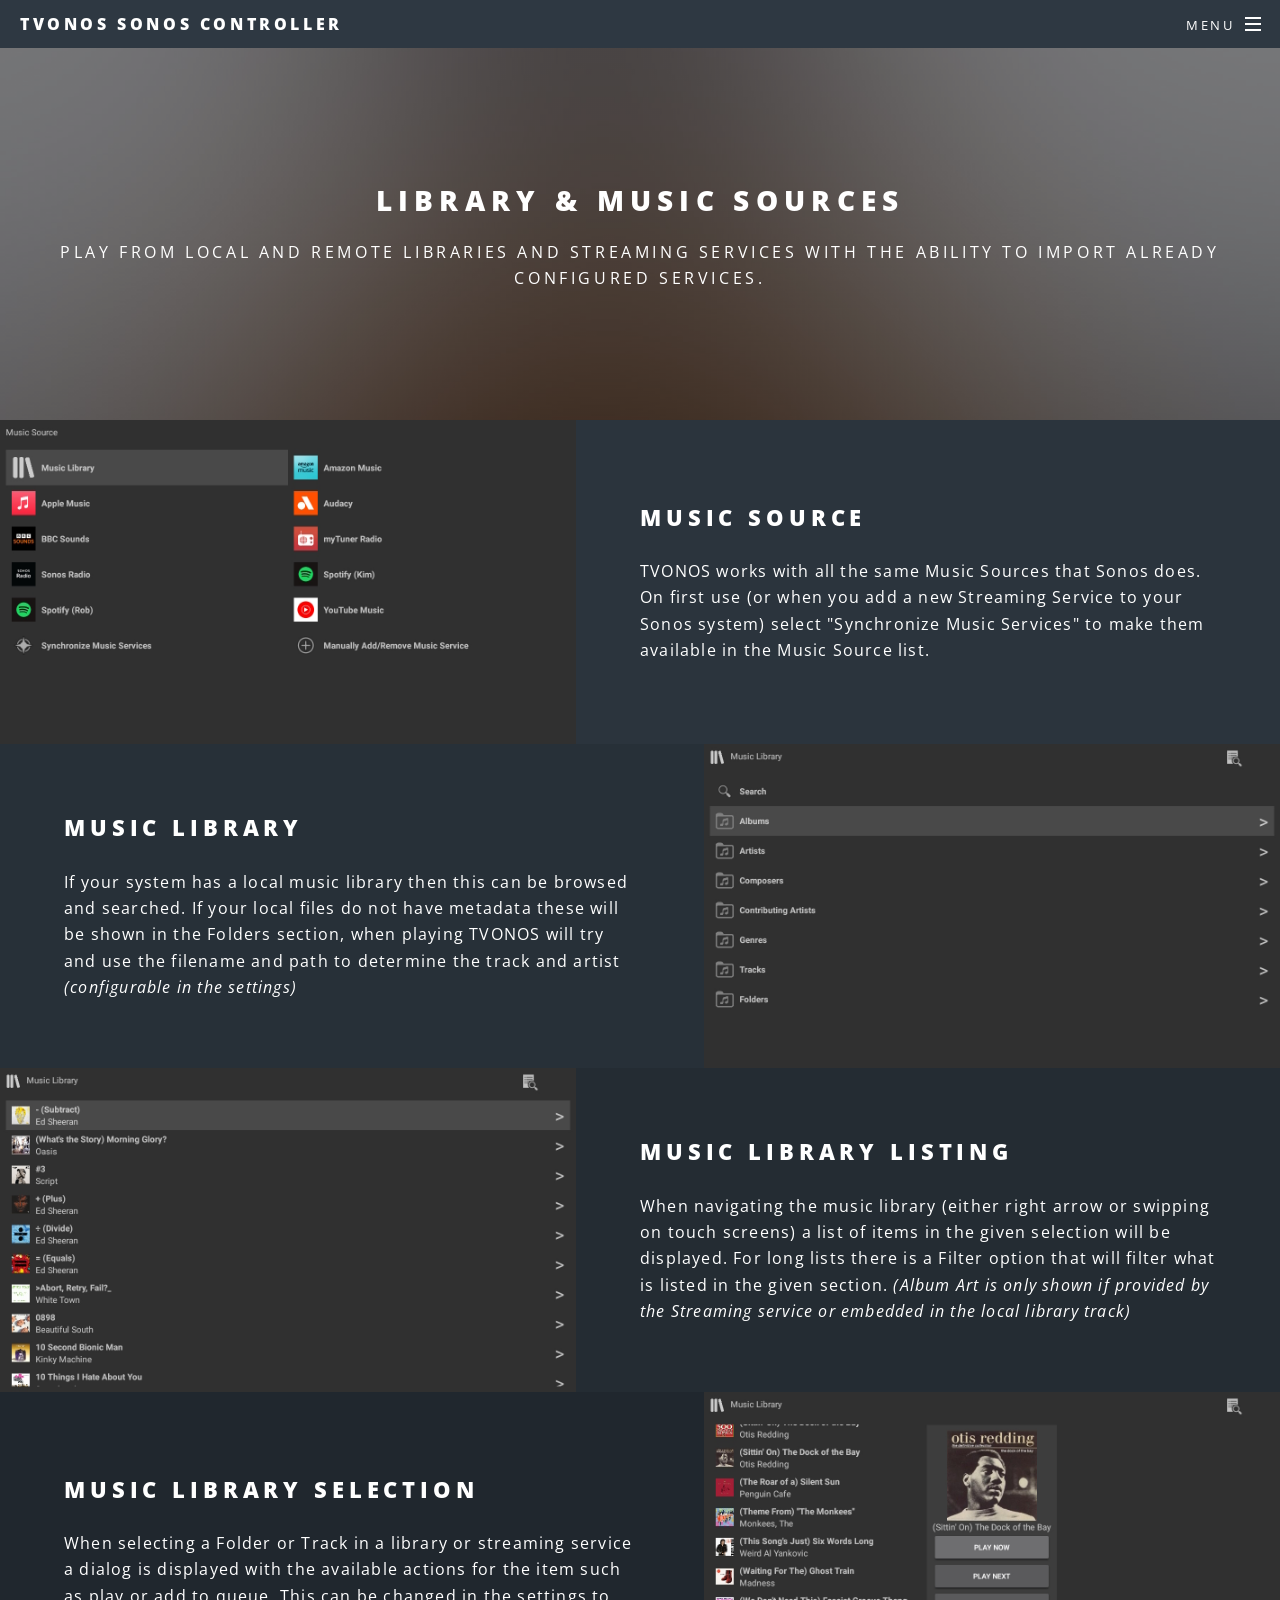
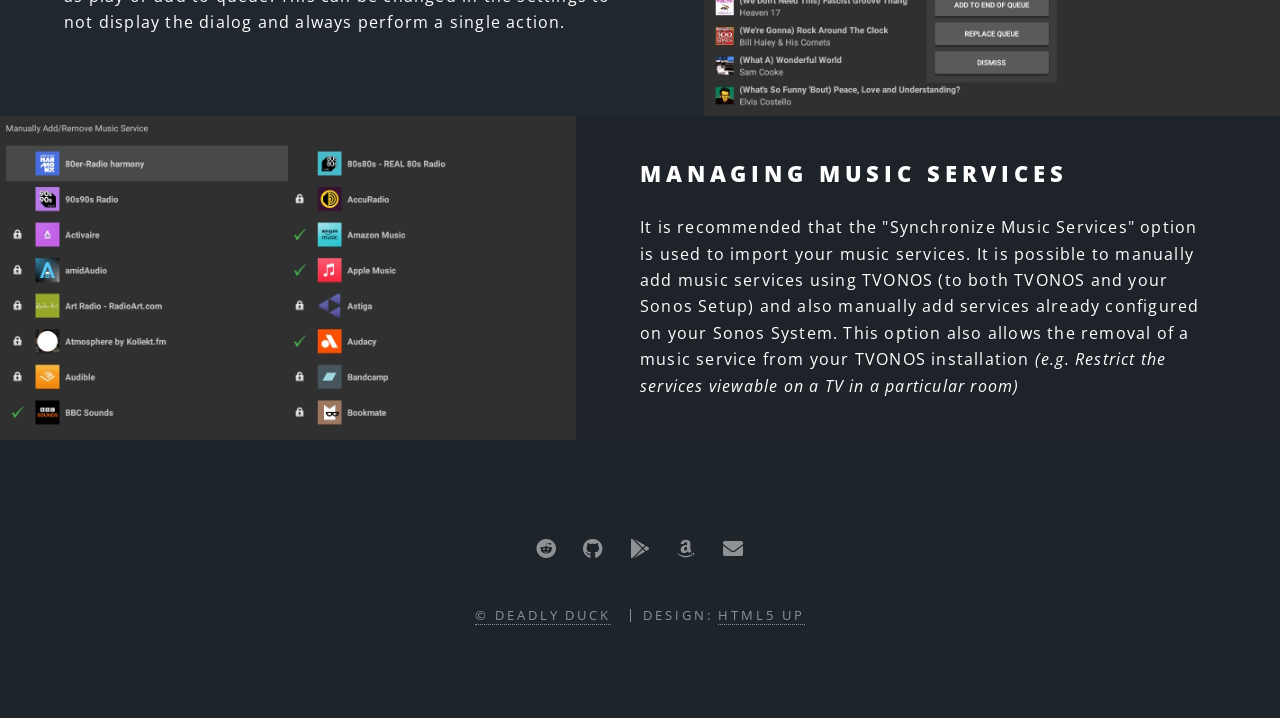
<file: library.html>
<!DOCTYPE HTML>
<!--
	Spectral by HTML5 UP
	html5up.net | @ajlkn
	Free for personal and commercial use under the CCA 3.0 license (html5up.net/license)
-->
<html lang="en">
<head>
    <title>Library & Music Sources</title>
    <meta charset="utf-8"/>
    <meta name="viewport" content="width=device-width, initial-scale=1, user-scalable=no"/>
    <link rel="stylesheet" href="assets/css/main.css"/>
    <noscript>
        <link rel="stylesheet" href="assets/css/noscript.css"/>
    </noscript>
    <meta name="google-adsense-account" content="ca-pub-3084304948556259">


    <meta name="description"
          content="TVONOS Sonos controller for Android and Amazon devices provides Library and Music Source display and control">
</head>
<body class="is-preload">

<!-- Page Wrapper -->
<div id="page-wrapper">

    <!-- Header -->
    <header id="header">
        <h1><a href="index.html">TVONOS Sonos Controller</a></h1>
        <nav id="nav">
            <ul>
                <li class="special">
                    <a href="#menu" class="menuToggle"><span>Menu</span></a>
                    <div id="menu" style="background-color:#2e3842">
                        <ul>
                            <li><a href="index.html">Home</a></li>
                            <li><a href="index.html#players">Players</a></li>
                            <li><a href="index.html#features">Features</a></li>
                            <li><a href="index.html#support">Support</a></li>
                        </ul>
                    </div>
                </li>
            </ul>
        </nav>
    </header>

    <!-- Main -->
    <article id="main">
        <header>
            <h2>Library & Music Sources</h2>
            <p>Play from local and remote libraries and streaming services with the ability to
                import already configured services.</p>
        </header>

        <section id="screens" class="wrapper alt style2">
            <section class="spotlight">
                <div class="image"><img src="images/music_source.jpg" alt="Music Source"/></div>
                <div class="content">
                    <h2>Music Source</h2>
                    <p>TVONOS works with all the same Music Sources that Sonos does. On first use
                        (or when you add a new Streaming Service to your Sonos system) select
                        "Synchronize Music Services" to make them available in the Music Source
                        list.</i></p>
                </div>
            </section>
            <section class="spotlight">
                <div class="image"><img src="images/music_library.jpg" alt="Music Library"/></div>
                <div class="content">
                    <h2>Music Library</h2>
                    <p>If your system has a local music library then this can be browsed and
                        searched. If your local files do not have metadata these will be shown in
                        the Folders section, when playing TVONOS will try and use the filename and
                        path to determine the track and artist <i>(configurable in the settings)</i>
                    </p>
                </div>
            </section>
            <section class="spotlight">
                <div class="image"><img src="images/music_library_albums.jpg"
                                        alt="Music Library Albums"/></div>
                <div class="content">
                    <h2>Music Library Listing</h2>
                    <p>When navigating the music library (either right arrow or swipping on touch
                        screens) a list of items in the given selection will be displayed. For long
                        lists there is a Filter option that will filter what is listed in the given
                        section. <i>(Album Art is only shown if provided by the Streaming service or
                            embedded in the local library track)</i></p>
                </div>
            </section>
            <section class="spotlight">
                <div class="image"><img src="images/music_library_selection.jpg"
                                        alt="Music Library Selection"/></div>
                <div class="content">
                    <h2>Music Library Selection</h2>
                    <p>When selecting a Folder or Track in a library or streaming service a dialog
                        is displayed with the available actions for the item such as play or add to
                        queue. This can be changed in the settings to not display the dialog and
                        always perform a single action.</p>
                </div>
            </section>
            <section class="spotlight">
                <div class="image"><img src="images/music_service_manual.jpg" alt="Music Services"/>
                </div>
                <div class="content">
                    <h2>Managing Music Services</h2>
                    <p>It is recommended that the "Synchronize Music Services" option is used to
                        import your music services. It is possible to manually add music services
                        using TVONOS (to both TVONOS and your Sonos Setup) and also manually add
                        services already configured on your Sonos System. This option also allows
                        the removal of a music service from your TVONOS installation <i>(e.g.
                            Restrict the services viewable on a TV in a particular room)</i></p>
                </div>
            </section>
        </section>
    </article>

    <!-- Footer -->
    <footer id="footer">
        <ul class="icons">
            <li><a href="https://www.reddit.com/r/TVONOS/" class="icon brands fa-reddit"><span
                    class="label">Reddit</span></a></li>
            <li><a href="https://github.com/robwebset/TVONOS-Public/issues"
                   class="icon brands fa-github"><span class="label">GitHub</span></a></li>
            <li><a href="https://play.google.com/store/apps/details?id=com.deadlyduck.tvonos"
                   class="icon brands fa-google-play"><span class="label">Google Play</span></a>
            </li>
            <li><a href="https://www.amazon.com/gp/mas/dl/android?p=com.deadlyduck.tvonos"
                   class="icon brands fa-amazon"><span class="label">Amazon App Store</span></a>
            </li>
            <li><a href="mailto:tvonos@deadlyduck.com" class="icon solid fa-envelope"><span
                    class="label">Email</span></a></li>
        </ul>
        <ul class="copyright">
            <li><a href="https://www.deadlyduck.com">&copy; Deadly Duck</a></li>
            <li>Design: <a href="http://html5up.net">HTML5 UP</a></li>
        </ul>
    </footer>
</div>

<!-- Scripts -->
<script src="assets/js/jquery.min.js"></script>
<script src="assets/js/jquery.scrollex.min.js"></script>
<script src="assets/js/jquery.scrolly.min.js"></script>
<script src="assets/js/browser.min.js"></script>
<script src="assets/js/breakpoints.min.js"></script>
<script src="assets/js/util.js"></script>
<script src="assets/js/main.js"></script>

</body>
</html>
</file>
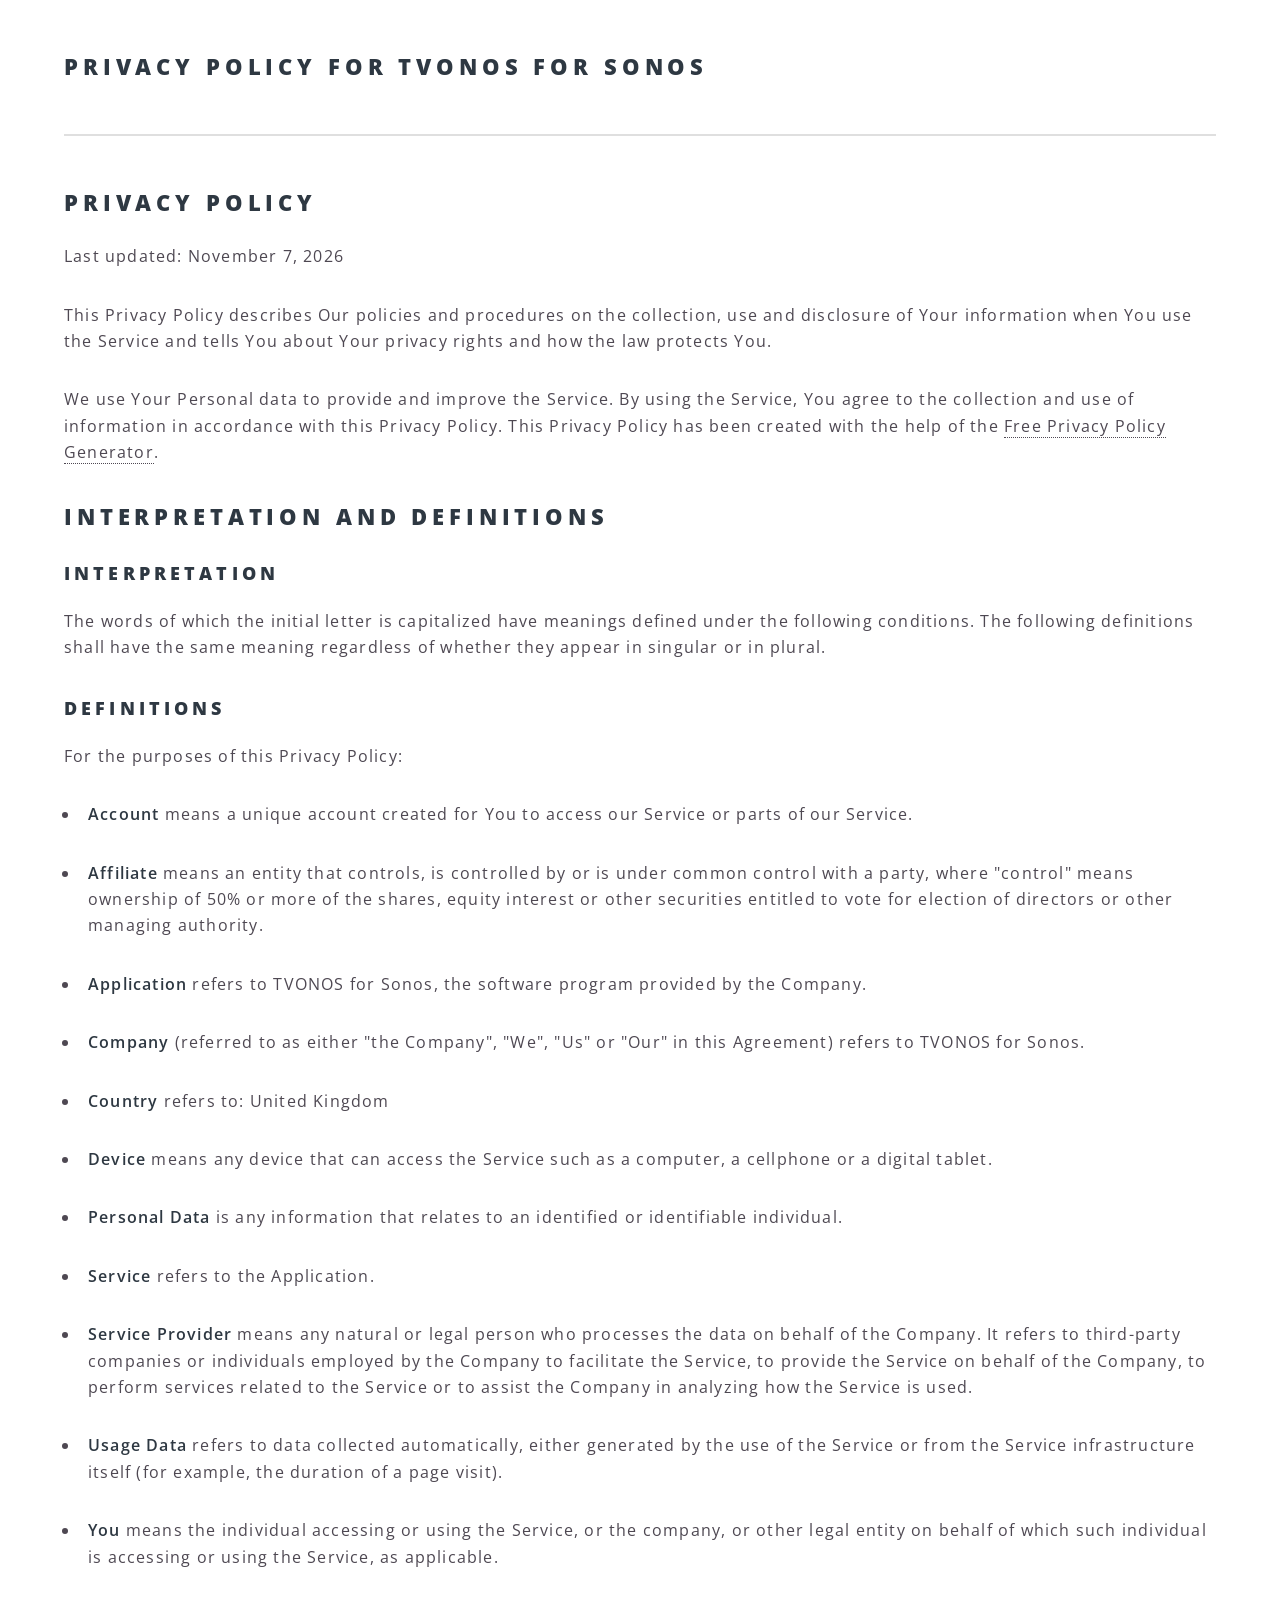
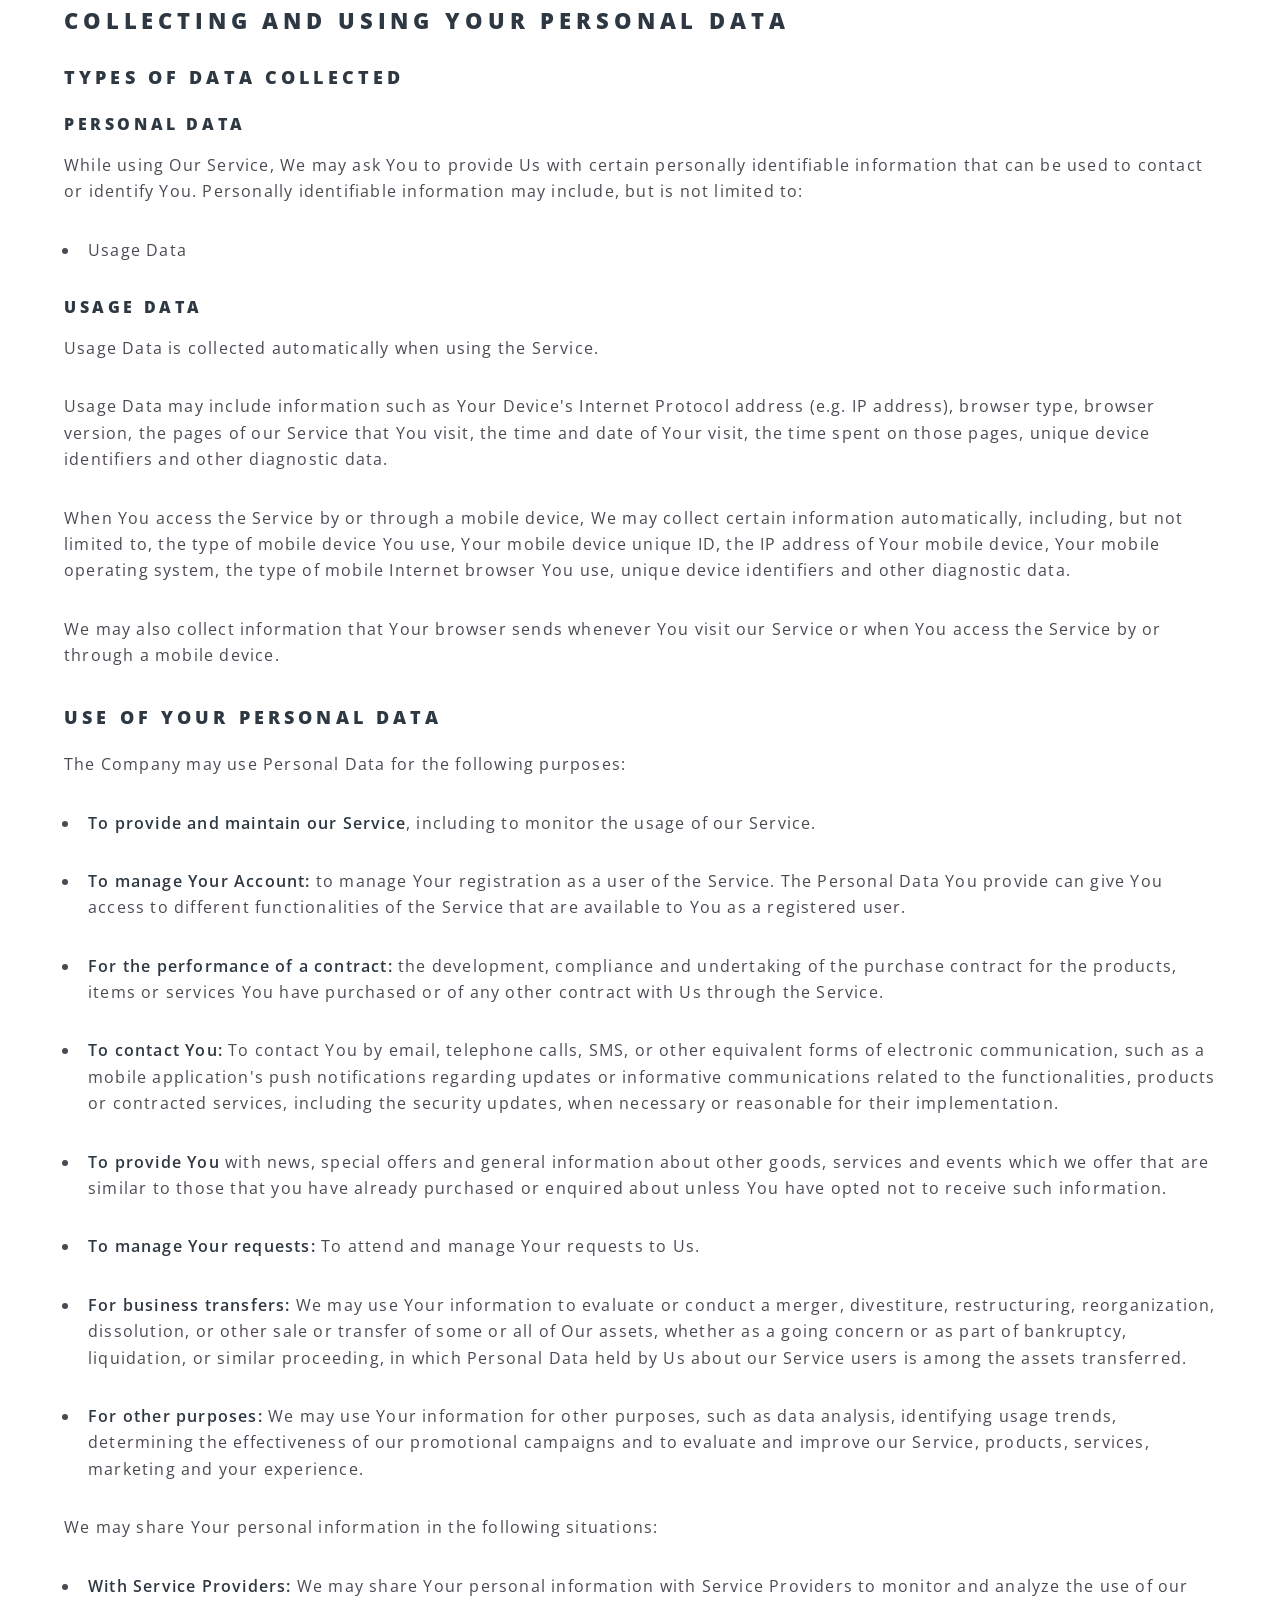
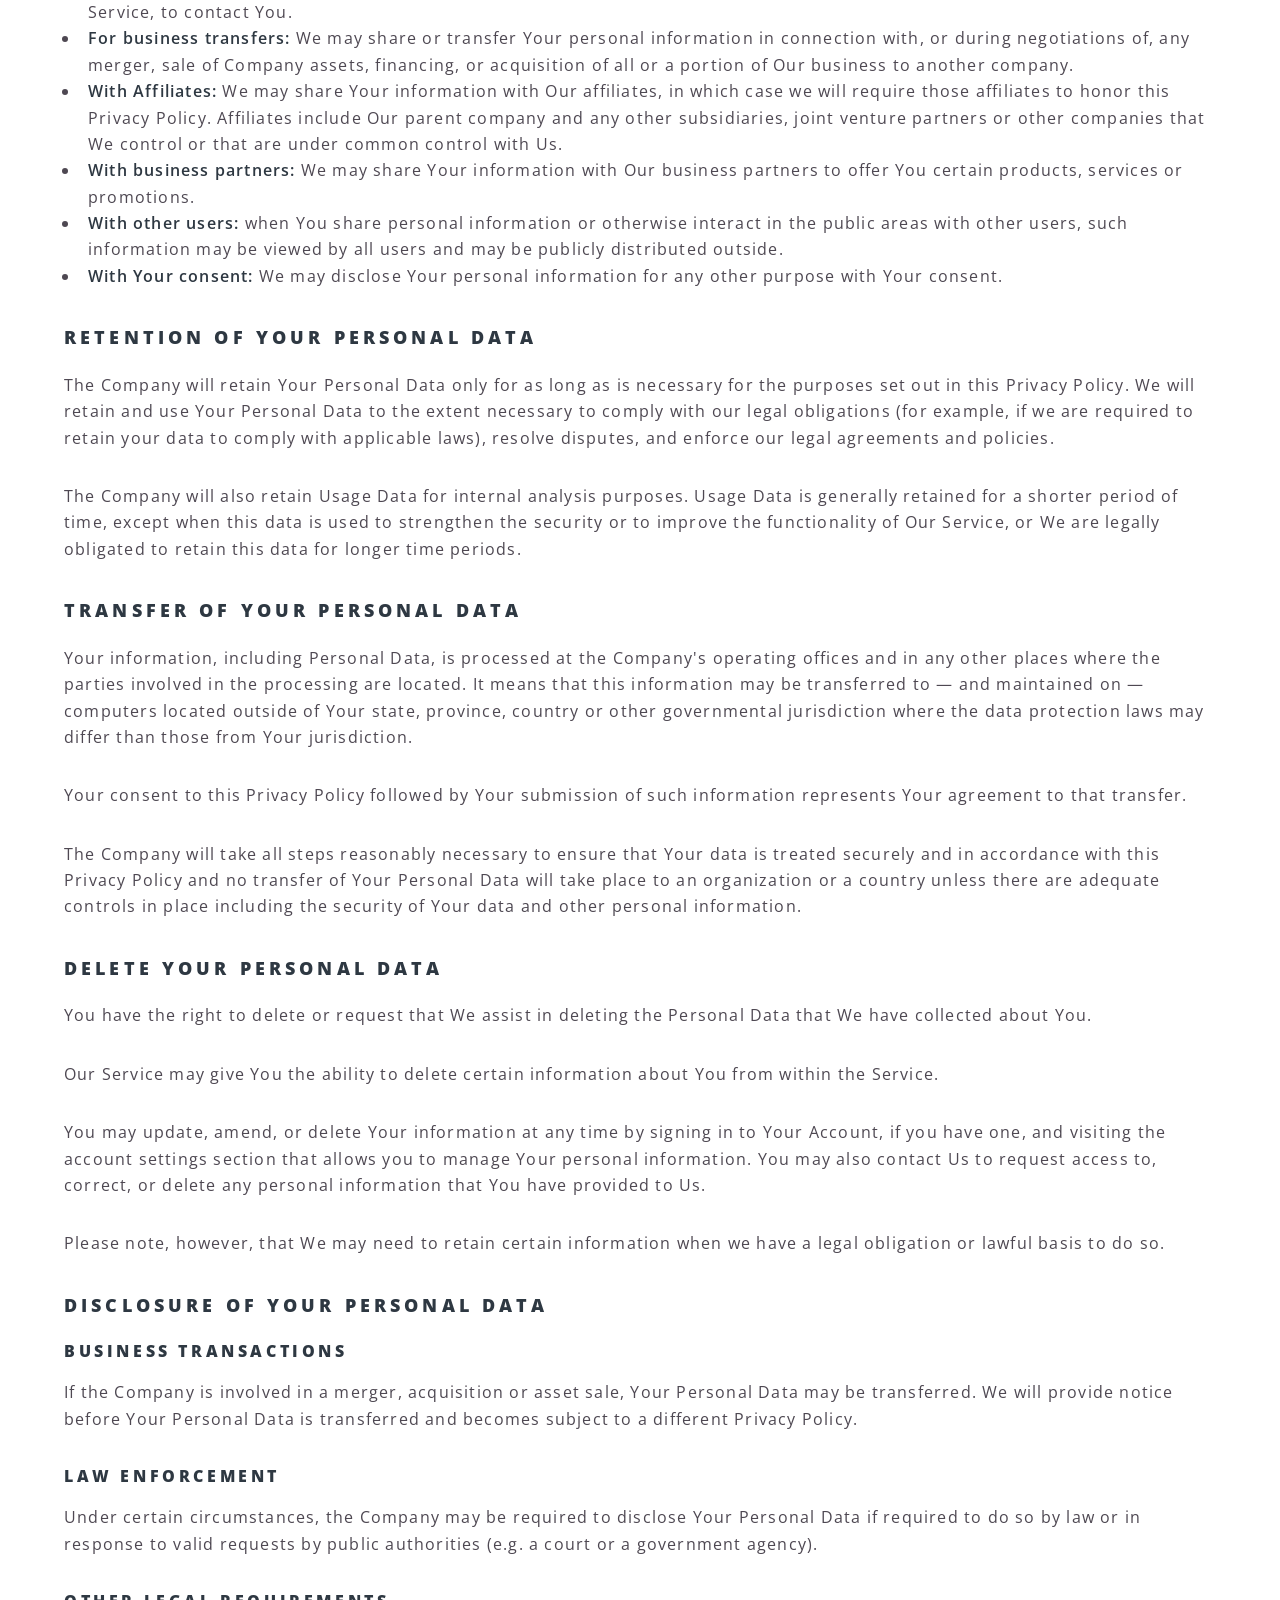
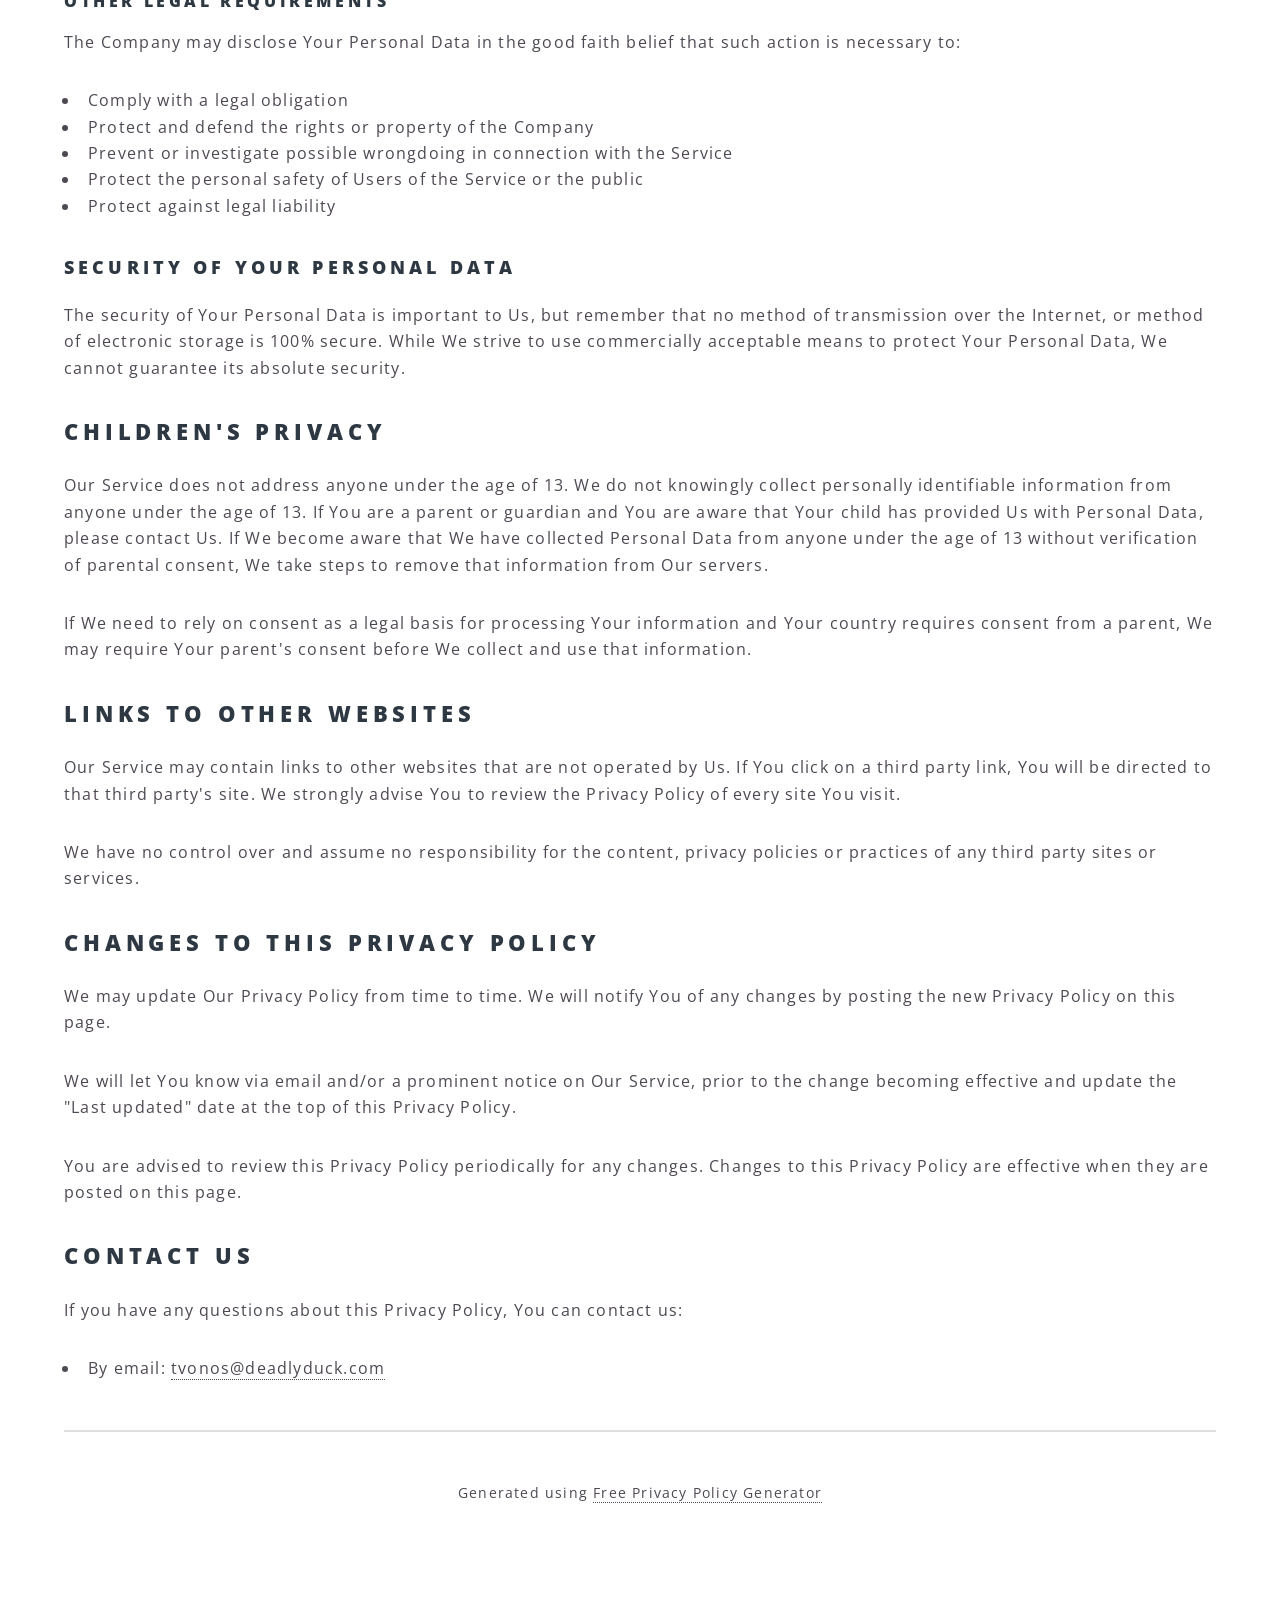
<file: Privacy-Policy-for-TVONOS.html>
<!DOCTYPE HTML>
<!--
	Spectral by HTML5 UP
	html5up.net | @ajlkn
	Free for personal and commercial use under the CCA 3.0 license (html5up.net/license)
-->
<html lang="en">
<head>
    <title>Privacy Policy for TVONOS for Sonos</title>
    <meta charset="utf-8"/>
    <meta name="viewport" content="width=device-width, initial-scale=1, user-scalable=no"/>
    <link rel="stylesheet" href="assets/css/main.css"/>
    <noscript>
        <link rel="stylesheet" href="assets/css/noscript.css"/>
    </noscript>

    <link rel="icon" type="image/png" href="/favicons/favicon-96x96.png" sizes="96x96"/>
    <link rel="icon" type="image/svg+xml" href="/favicons/favicon.svg"/>
    <link rel="shortcut icon" href="/favicons/favicon.ico"/>
    <link rel="apple-touch-icon" sizes="180x180" href="/favicons/apple-touch-icon.png"/>
    <link rel="manifest" href="/favicons/site.webmanifest"/>
    <meta name="google-adsense-account" content="ca-pub-3084304948556259">

    <meta name="description"
          content="Privacy Policy for TVONOS for Sonos application">
</head>
<body class="is-preload" style="background-color: #ffffff;">

<!-- Page Wrapper -->
<div id="page-wrapper" style="padding-top: 0; background-color: #ffffff;">

    <!-- Main -->
    <article id="main">

        <section class="wrapper style5" style="padding-top: 3em;">
            <div class="inner">
                <h2>Privacy Policy for TVONOS for Sonos</h2>
                <hr />

                <h2>Privacy Policy</h2>
                <p>Last updated: November 7, 2026</p>

                <p>This Privacy Policy describes Our policies and procedures on the collection, use and disclosure of Your information when You use the Service and tells You about Your privacy rights and how the law protects You.</p>
                <p>We use Your Personal data to provide and improve the Service. By using the Service, You agree to the collection and use of information in accordance with this Privacy Policy. This Privacy Policy has been created with the help of the <a href="https://www.freeprivacypolicy.com/free-privacy-policy-generator/" target="_blank">Free Privacy Policy Generator</a>.</p>

                <h2>Interpretation and Definitions</h2>
                <h3>Interpretation</h3>
                <p>The words of which the initial letter is capitalized have meanings defined under the following conditions. The following definitions shall have the same meaning regardless of whether they appear in singular or in plural.</p>

                <h3>Definitions</h3>
                <p>For the purposes of this Privacy Policy:</p>
                <ul>
                    <li><p><strong>Account</strong> means a unique account created for You to access our Service or parts of our Service.</p></li>
                    <li><p><strong>Affiliate</strong> means an entity that controls, is controlled by or is under common control with a party, where &quot;control&quot; means ownership of 50% or more of the shares, equity interest or other securities entitled to vote for election of directors or other managing authority.</p></li>
                    <li><p><strong>Application</strong> refers to TVONOS for Sonos, the software program provided by the Company.</p></li>
                    <li><p><strong>Company</strong> (referred to as either &quot;the Company&quot;, &quot;We&quot;, &quot;Us&quot; or &quot;Our&quot; in this Agreement) refers to TVONOS for Sonos.</p></li>
                    <li><p><strong>Country</strong> refers to: United Kingdom</p></li>
                    <li><p><strong>Device</strong> means any device that can access the Service such as a computer, a cellphone or a digital tablet.</p></li>
                    <li><p><strong>Personal Data</strong> is any information that relates to an identified or identifiable individual.</p></li>
                    <li><p><strong>Service</strong> refers to the Application.</p></li>
                    <li><p><strong>Service Provider</strong> means any natural or legal person who processes the data on behalf of the Company. It refers to third-party companies or individuals employed by the Company to facilitate the Service, to provide the Service on behalf of the Company, to perform services related to the Service or to assist the Company in analyzing how the Service is used.</p></li>
                    <li><p><strong>Usage Data</strong> refers to data collected automatically, either generated by the use of the Service or from the Service infrastructure itself (for example, the duration of a page visit).</p></li>
                    <li><p><strong>You</strong> means the individual accessing or using the Service, or the company, or other legal entity on behalf of which such individual is accessing or using the Service, as applicable.</p></li>
                </ul>

                <h2>Collecting and Using Your Personal Data</h2>
                <h3>Types of Data Collected</h3>
                <h4>Personal Data</h4>
                <p>While using Our Service, We may ask You to provide Us with certain personally identifiable information that can be used to contact or identify You. Personally identifiable information may include, but is not limited to:</p>
                <ul>
                    <li>Usage Data</li>
                </ul>

                <h4>Usage Data</h4>
                <p>Usage Data is collected automatically when using the Service.</p>
                <p>Usage Data may include information such as Your Device's Internet Protocol address (e.g. IP address), browser type, browser version, the pages of our Service that You visit, the time and date of Your visit, the time spent on those pages, unique device identifiers and other diagnostic data.</p>
                <p>When You access the Service by or through a mobile device, We may collect certain information automatically, including, but not limited to, the type of mobile device You use, Your mobile device unique ID, the IP address of Your mobile device, Your mobile operating system, the type of mobile Internet browser You use, unique device identifiers and other diagnostic data.</p>
                <p>We may also collect information that Your browser sends whenever You visit our Service or when You access the Service by or through a mobile device.</p>

                <h3>Use of Your Personal Data</h3>
                <p>The Company may use Personal Data for the following purposes:</p>
                <ul>
                    <li><p><strong>To provide and maintain our Service</strong>, including to monitor the usage of our Service.</p></li>
                    <li><p><strong>To manage Your Account:</strong> to manage Your registration as a user of the Service. The Personal Data You provide can give You access to different functionalities of the Service that are available to You as a registered user.</p></li>
                    <li><p><strong>For the performance of a contract:</strong> the development, compliance and undertaking of the purchase contract for the products, items or services You have purchased or of any other contract with Us through the Service.</p></li>
                    <li><p><strong>To contact You:</strong> To contact You by email, telephone calls, SMS, or other equivalent forms of electronic communication, such as a mobile application's push notifications regarding updates or informative communications related to the functionalities, products or contracted services, including the security updates, when necessary or reasonable for their implementation.</p></li>
                    <li><p><strong>To provide You</strong> with news, special offers and general information about other goods, services and events which we offer that are similar to those that you have already purchased or enquired about unless You have opted not to receive such information.</p></li>
                    <li><p><strong>To manage Your requests:</strong> To attend and manage Your requests to Us.</p></li>
                    <li><p><strong>For business transfers:</strong> We may use Your information to evaluate or conduct a merger, divestiture, restructuring, reorganization, dissolution, or other sale or transfer of some or all of Our assets, whether as a going concern or as part of bankruptcy, liquidation, or similar proceeding, in which Personal Data held by Us about our Service users is among the assets transferred.</p></li>
                    <li><p><strong>For other purposes:</strong> We may use Your information for other purposes, such as data analysis, identifying usage trends, determining the effectiveness of our promotional campaigns and to evaluate and improve our Service, products, services, marketing and your experience.</p></li>
                </ul>

                <p>We may share Your personal information in the following situations:</p>
                <ul>
                    <li><strong>With Service Providers:</strong> We may share Your personal information with Service Providers to monitor and analyze the use of our Service, to contact You.</li>
                    <li><strong>For business transfers:</strong> We may share or transfer Your personal information in connection with, or during negotiations of, any merger, sale of Company assets, financing, or acquisition of all or a portion of Our business to another company.</li>
                    <li><strong>With Affiliates:</strong> We may share Your information with Our affiliates, in which case we will require those affiliates to honor this Privacy Policy. Affiliates include Our parent company and any other subsidiaries, joint venture partners or other companies that We control or that are under common control with Us.</li>
                    <li><strong>With business partners:</strong> We may share Your information with Our business partners to offer You certain products, services or promotions.</li>
                    <li><strong>With other users:</strong> when You share personal information or otherwise interact in the public areas with other users, such information may be viewed by all users and may be publicly distributed outside.</li>
                    <li><strong>With Your consent:</strong> We may disclose Your personal information for any other purpose with Your consent.</li>
                </ul>

                <h3>Retention of Your Personal Data</h3>
                <p>The Company will retain Your Personal Data only for as long as is necessary for the purposes set out in this Privacy Policy. We will retain and use Your Personal Data to the extent necessary to comply with our legal obligations (for example, if we are required to retain your data to comply with applicable laws), resolve disputes, and enforce our legal agreements and policies.</p>
                <p>The Company will also retain Usage Data for internal analysis purposes. Usage Data is generally retained for a shorter period of time, except when this data is used to strengthen the security or to improve the functionality of Our Service, or We are legally obligated to retain this data for longer time periods.</p>

                <h3>Transfer of Your Personal Data</h3>
                <p>Your information, including Personal Data, is processed at the Company's operating offices and in any other places where the parties involved in the processing are located. It means that this information may be transferred to — and maintained on — computers located outside of Your state, province, country or other governmental jurisdiction where the data protection laws may differ than those from Your jurisdiction.</p>
                <p>Your consent to this Privacy Policy followed by Your submission of such information represents Your agreement to that transfer.</p>
                <p>The Company will take all steps reasonably necessary to ensure that Your data is treated securely and in accordance with this Privacy Policy and no transfer of Your Personal Data will take place to an organization or a country unless there are adequate controls in place including the security of Your data and other personal information.</p>

                <h3>Delete Your Personal Data</h3>
                <p>You have the right to delete or request that We assist in deleting the Personal Data that We have collected about You.</p>
                <p>Our Service may give You the ability to delete certain information about You from within the Service.</p>
                <p>You may update, amend, or delete Your information at any time by signing in to Your Account, if you have one, and visiting the account settings section that allows you to manage Your personal information. You may also contact Us to request access to, correct, or delete any personal information that You have provided to Us.</p>
                <p>Please note, however, that We may need to retain certain information when we have a legal obligation or lawful basis to do so.</p>

                <h3>Disclosure of Your Personal Data</h3>
                <h4>Business Transactions</h4>
                <p>If the Company is involved in a merger, acquisition or asset sale, Your Personal Data may be transferred. We will provide notice before Your Personal Data is transferred and becomes subject to a different Privacy Policy.</p>

                <h4>Law enforcement</h4>
                <p>Under certain circumstances, the Company may be required to disclose Your Personal Data if required to do so by law or in response to valid requests by public authorities (e.g. a court or a government agency).</p>

                <h4>Other legal requirements</h4>
                <p>The Company may disclose Your Personal Data in the good faith belief that such action is necessary to:</p>
                <ul>
                    <li>Comply with a legal obligation</li>
                    <li>Protect and defend the rights or property of the Company</li>
                    <li>Prevent or investigate possible wrongdoing in connection with the Service</li>
                    <li>Protect the personal safety of Users of the Service or the public</li>
                    <li>Protect against legal liability</li>
                </ul>

                <h3>Security of Your Personal Data</h3>
                <p>The security of Your Personal Data is important to Us, but remember that no method of transmission over the Internet, or method of electronic storage is 100% secure. While We strive to use commercially acceptable means to protect Your Personal Data, We cannot guarantee its absolute security.</p>

                <h2>Children's Privacy</h2>
                <p>Our Service does not address anyone under the age of 13. We do not knowingly collect personally identifiable information from anyone under the age of 13. If You are a parent or guardian and You are aware that Your child has provided Us with Personal Data, please contact Us. If We become aware that We have collected Personal Data from anyone under the age of 13 without verification of parental consent, We take steps to remove that information from Our servers.</p>
                <p>If We need to rely on consent as a legal basis for processing Your information and Your country requires consent from a parent, We may require Your parent's consent before We collect and use that information.</p>

                <h2>Links to Other Websites</h2>
                <p>Our Service may contain links to other websites that are not operated by Us. If You click on a third party link, You will be directed to that third party's site. We strongly advise You to review the Privacy Policy of every site You visit.</p>
                <p>We have no control over and assume no responsibility for the content, privacy policies or practices of any third party sites or services.</p>

                <h2>Changes to this Privacy Policy</h2>
                <p>We may update Our Privacy Policy from time to time. We will notify You of any changes by posting the new Privacy Policy on this page.</p>
                <p>We will let You know via email and/or a prominent notice on Our Service, prior to the change becoming effective and update the &quot;Last updated&quot; date at the top of this Privacy Policy.</p>
                <p>You are advised to review this Privacy Policy periodically for any changes. Changes to this Privacy Policy are effective when they are posted on this page.</p>

                <h2>Contact Us</h2>
                <p>If you have any questions about this Privacy Policy, You can contact us:</p>
                <ul>
                    <li>By email: <a href="mailto:tvonos@deadlyduck.com">tvonos@deadlyduck.com</a></li>
                </ul>

                <hr />
                <p style="text-align: center; font-size: 0.9em; margin-top: 2em;">Generated using <a href="https://www.freeprivacypolicy.com/free-privacy-policy-generator/" target="_blank">Free Privacy Policy Generator</a></p>
            </div>
        </section>
    </article>
</div>

<!-- Scripts -->
<script src="assets/js/jquery.min.js"></script>
<script src="assets/js/jquery.scrollex.min.js"></script>
<script src="assets/js/jquery.scrolly.min.js"></script>
<script src="assets/js/browser.min.js"></script>
<script src="assets/js/breakpoints.min.js"></script>
<script src="assets/js/util.js"></script>
<script src="assets/js/main.js"></script>

</body>
</html>
</file>
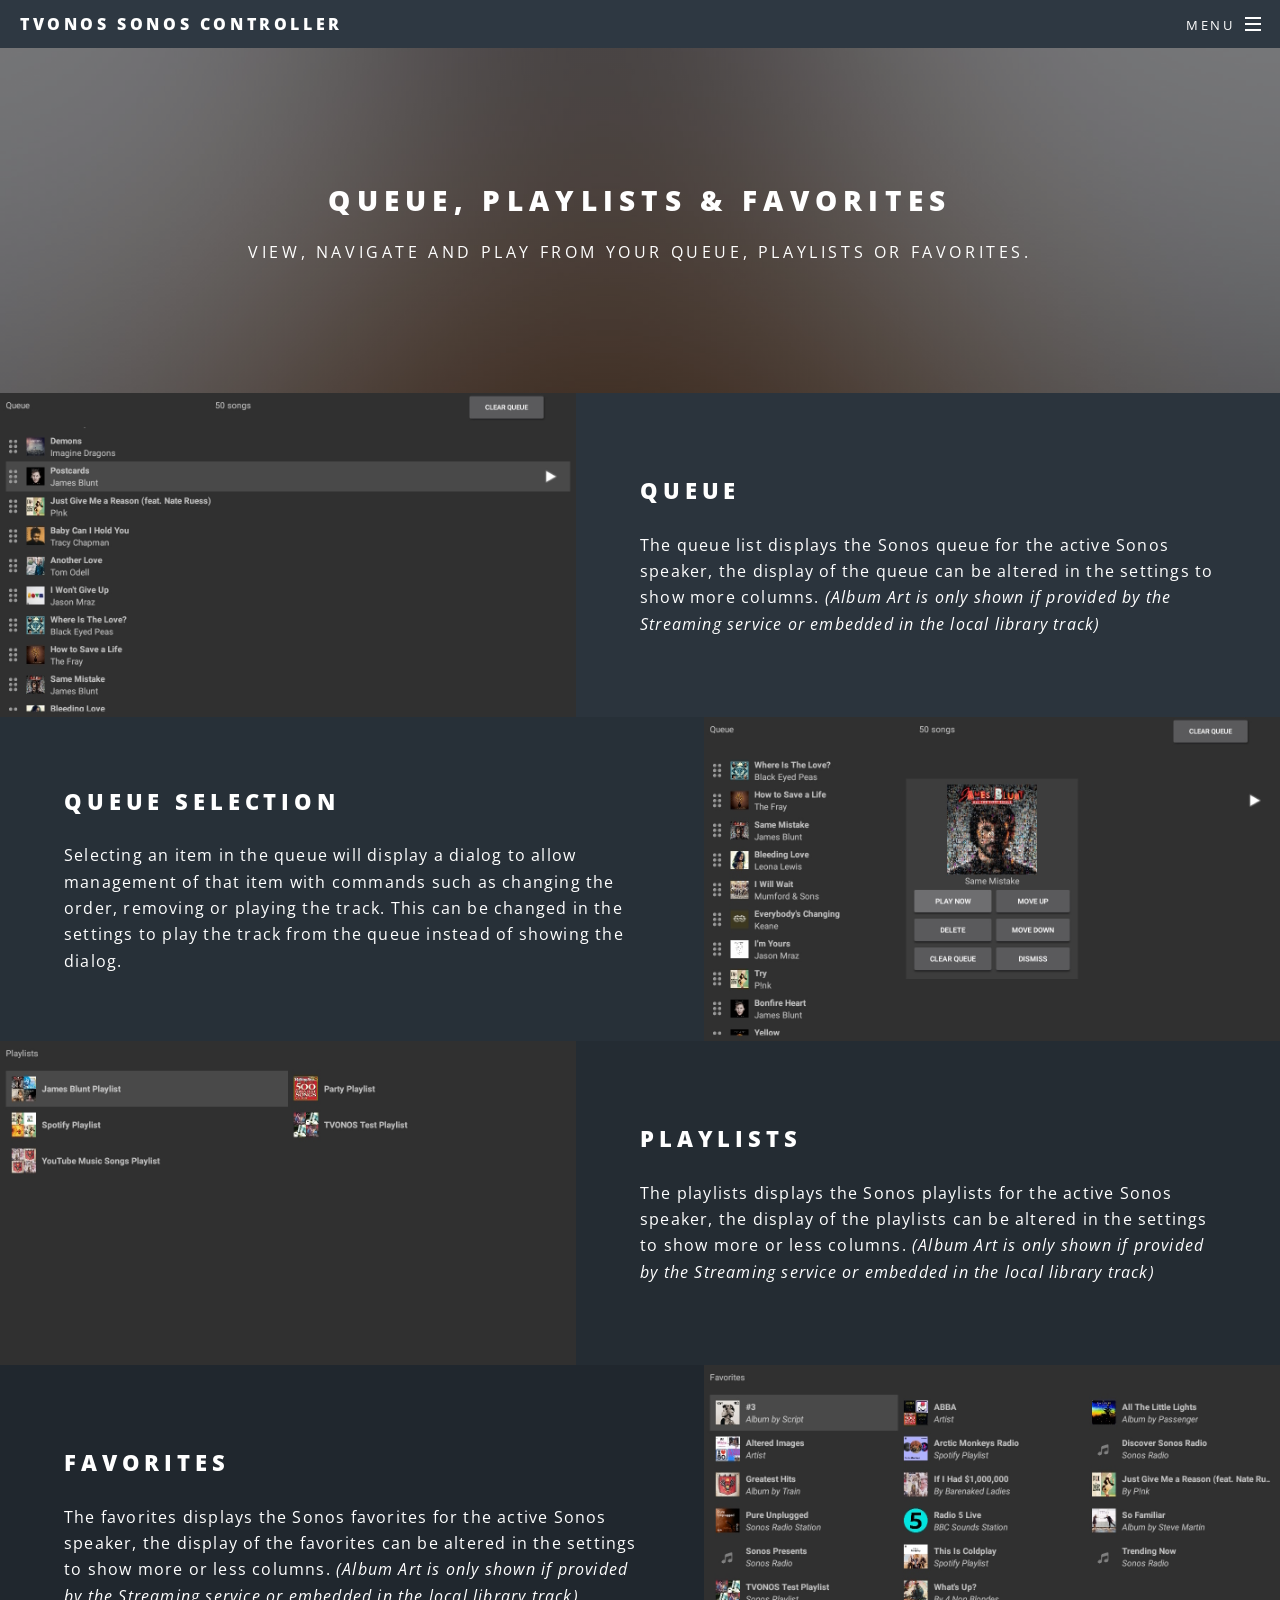
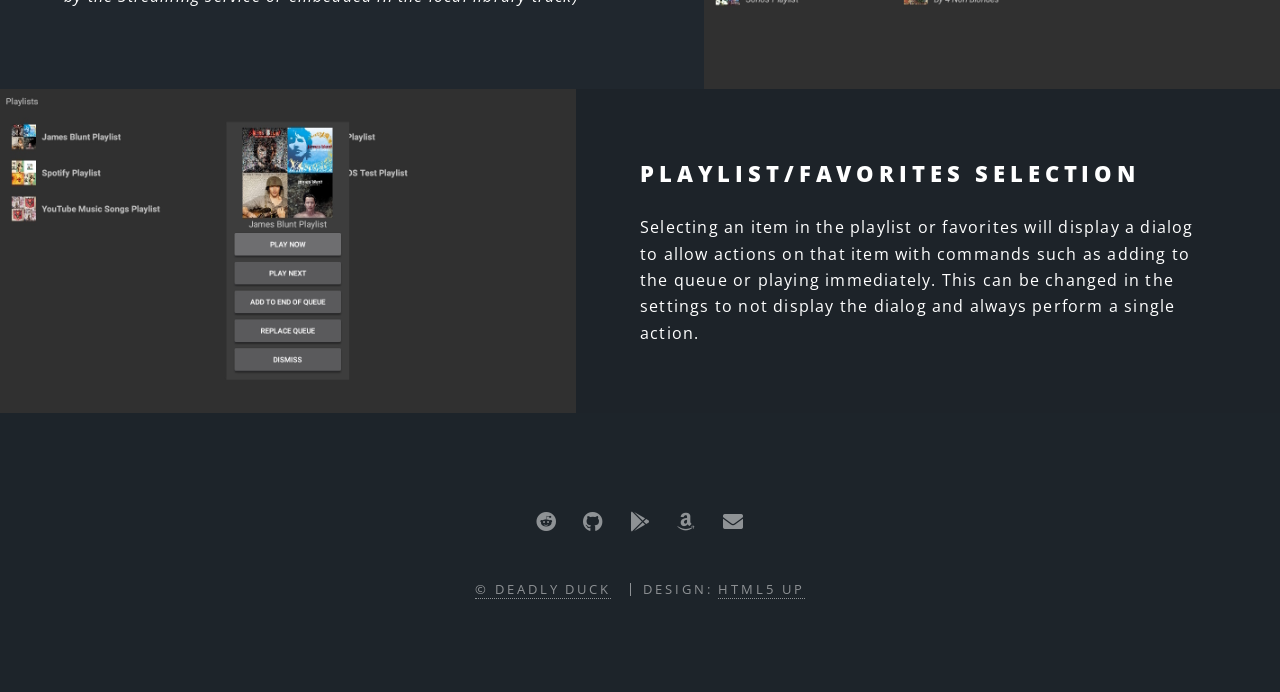
<file: queue.html>
<!DOCTYPE HTML>
<!--
	Spectral by HTML5 UP
	html5up.net | @ajlkn
	Free for personal and commercial use under the CCA 3.0 license (html5up.net/license)
-->
<html lang="en">
<head>
    <title>Queue, Playlists & Favorites</title>
    <meta charset="utf-8"/>
    <meta name="viewport" content="width=device-width, initial-scale=1, user-scalable=no"/>
    <link rel="stylesheet" href="assets/css/main.css"/>
    <noscript>
        <link rel="stylesheet" href="assets/css/noscript.css"/>
    </noscript>
    <meta name="google-adsense-account" content="ca-pub-3084304948556259">

    <meta name="description"
          content="TVONOS Sonos controller for Android and Amazon devices provides Queue, Playlist and Farorites control">
</head>
<body class="is-preload">

<!-- Page Wrapper -->
<div id="page-wrapper">

    <!-- Header -->
    <header id="header">
        <h1><a href="index.html">TVONOS Sonos Controller</a></h1>
        <nav id="nav">
            <ul>
                <li class="special">
                    <a href="#menu" class="menuToggle"><span>Menu</span></a>
                    <div id="menu" style="background-color:#2e3842">
                        <ul>
                            <li><a href="index.html">Home</a></li>
                            <li><a href="index.html#players">Players</a></li>
                            <li><a href="index.html#features">Features</a></li>
                            <li><a href="index.html#support">Support</a></li>
                        </ul>
                    </div>
                </li>
            </ul>
        </nav>
    </header>

    <!-- Main -->
    <article id="main">
        <header>
            <h2>Queue, Playlists & Favorites</h2>
            <p>View, navigate and play from your queue, playlists or favorites.</p>
        </header>

        <section id="screens" class="wrapper alt style2">
            <section class="spotlight">
                <div class="image"><img src="images/queue.jpg" alt="Queue"/></div>
                <div class="content">
                    <h2>Queue</h2>
                    <p>The queue list displays the Sonos queue for the active Sonos speaker, the
                        display of the queue can be altered in the settings to show more columns.
                        <i>(Album Art is only shown if provided by the Streaming service or embedded
                            in the local library track)</i></p>
                </div>
            </section>
            <section class="spotlight">
                <div class="image"><img src="images/queue_selection.jpg" alt="Queue Selection"/>
                </div>
                <div class="content">
                    <h2>Queue Selection</h2>
                    <p>Selecting an item in the queue will display a dialog to allow management of
                        that item with commands such as changing the order, removing or playing the
                        track. This can be changed in the settings to play the track from the queue
                        instead of showing the dialog.</p>
                </div>
            </section>
            <section class="spotlight">
                <div class="image"><img src="images/playlists.jpg"
                                        alt="TVONOS Basic Controller Album Art Version"/></div>
                <div class="content">
                    <h2>Playlists</h2>
                    <p>The playlists displays the Sonos playlists for the active Sonos speaker, the
                        display of the playlists can be altered in the settings to show more or less
                        columns. <i>(Album Art is only shown if provided by the Streaming service or
                            embedded in the local library track)</i></p>
                </div>
            </section>
            <section class="spotlight">
                <div class="image"><img src="images/favorites.jpg" alt="TVONOS Slideshow"/></div>
                <div class="content">
                    <h2>Favorites</h2>
                    <p>The favorites displays the Sonos favorites for the active Sonos speaker, the
                        display of the favorites can be altered in the settings to show more or less
                        columns. <i>(Album Art is only shown if provided by the Streaming service or
                            embedded in the local library track)</i></p>
                </div>
            </section>
            <section class="spotlight">
                <div class="image"><img src="images/playlist_selection.jpg"
                                        alt="Playlist Selection"/></div>
                <div class="content">
                    <h2>Playlist/Favorites Selection</h2>
                    <p>Selecting an item in the playlist or favorites will display a dialog to allow
                        actions on that item with commands such as adding to the queue or playing
                        immediately. This can be changed in the settings to not display the dialog
                        and always perform a single action.</p>
                </div>
            </section>
        </section>
    </article>

    <!-- Footer -->
    <footer id="footer">
        <ul class="icons">
            <li><a href="https://www.reddit.com/r/TVONOS/" class="icon brands fa-reddit"><span
                    class="label">Reddit</span></a></li>
            <li><a href="https://github.com/robwebset/TVONOS-Public/issues"
                   class="icon brands fa-github"><span class="label">GitHub</span></a></li>
            <li><a href="https://play.google.com/store/apps/details?id=com.deadlyduck.tvonos"
                   class="icon brands fa-google-play"><span class="label">Google Play</span></a>
            </li>
            <li><a href="https://www.amazon.com/gp/mas/dl/android?p=com.deadlyduck.tvonos"
                   class="icon brands fa-amazon"><span class="label">Amazon App Store</span></a>
            </li>
            <li><a href="mailto:tvonos@deadlyduck.com" class="icon solid fa-envelope"><span
                    class="label">Email</span></a></li>
        </ul>
        <ul class="copyright">
            <li><a href="https://www.deadlyduck.com">&copy; Deadly Duck</a></li>
            <li>Design: <a href="http://html5up.net">HTML5 UP</a></li>
        </ul>
    </footer>
</div>

<!-- Scripts -->
<script src="assets/js/jquery.min.js"></script>
<script src="assets/js/jquery.scrollex.min.js"></script>
<script src="assets/js/jquery.scrolly.min.js"></script>
<script src="assets/js/browser.min.js"></script>
<script src="assets/js/breakpoints.min.js"></script>
<script src="assets/js/util.js"></script>
<script src="assets/js/main.js"></script>

</body>
</html>
</file>
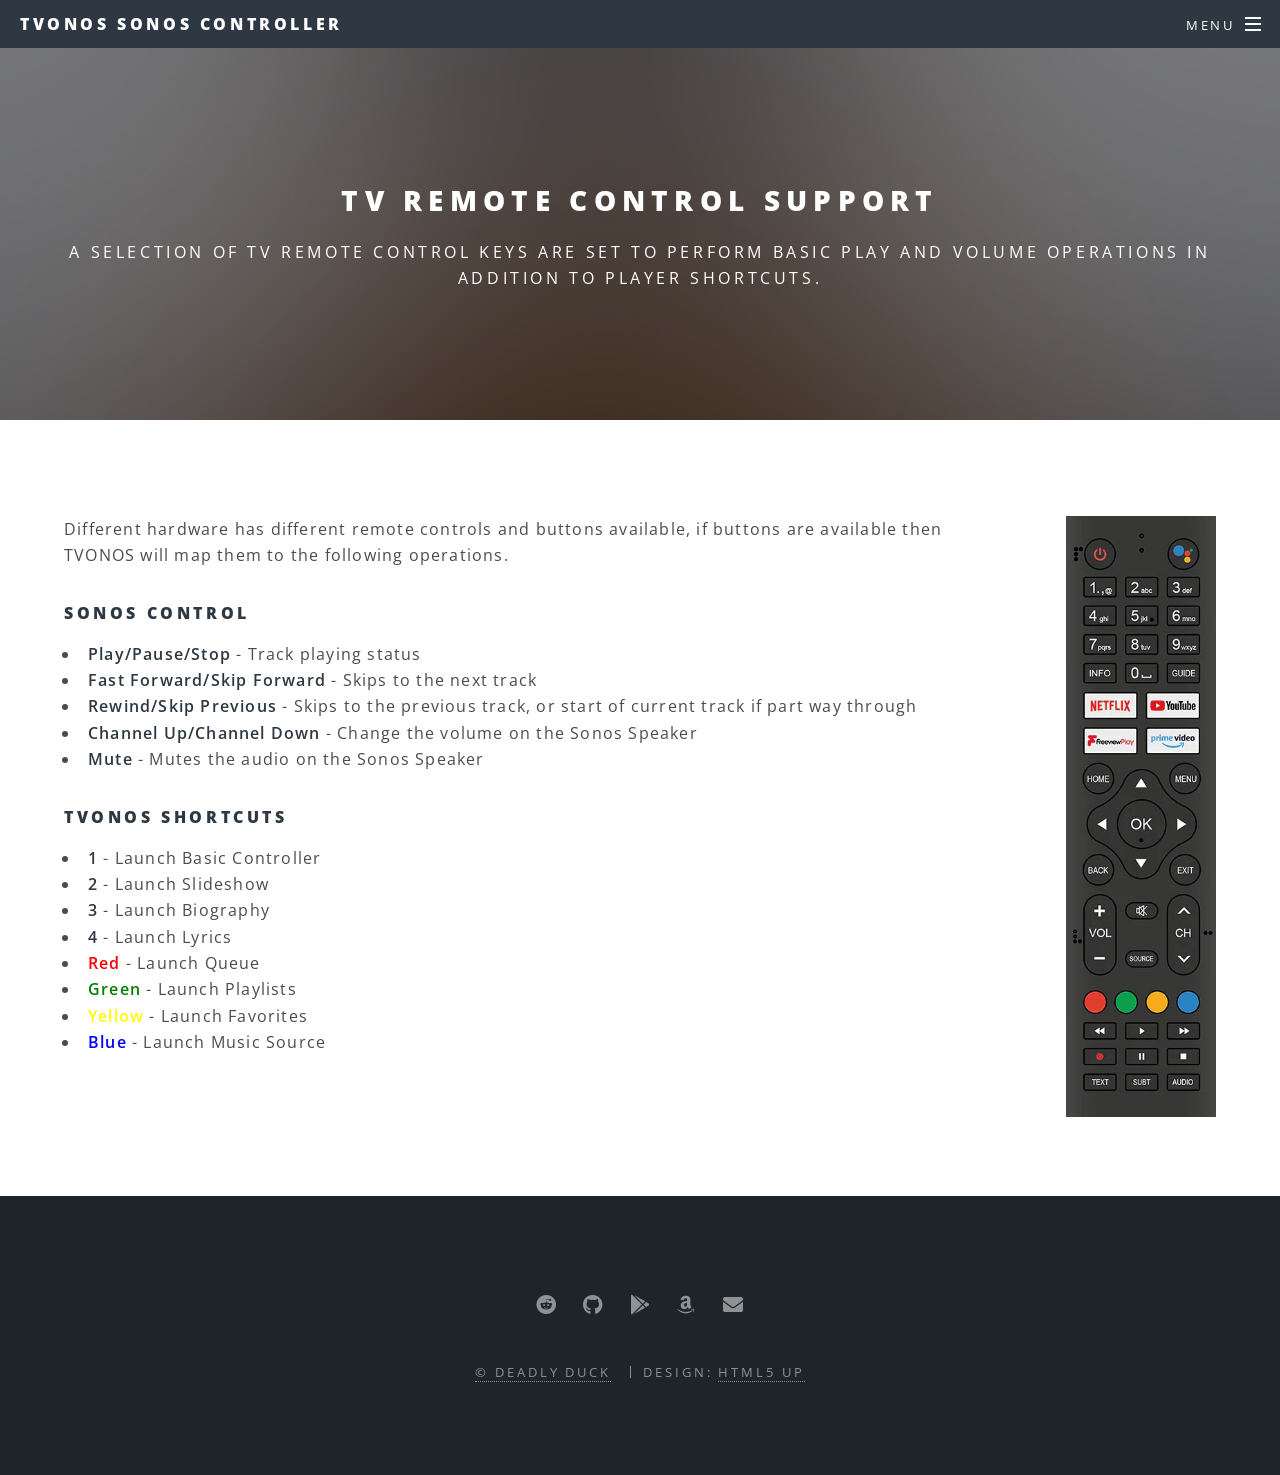
<file: remote.html>
<!DOCTYPE HTML>
<!--
	Spectral by HTML5 UP
	html5up.net | @ajlkn
	Free for personal and commercial use under the CCA 3.0 license (html5up.net/license)
-->
<html lang="en">
<head>
    <title>TV Remote Control Support</title>
    <meta charset="utf-8"/>
    <meta name="viewport" content="width=device-width, initial-scale=1, user-scalable=no"/>
    <link rel="stylesheet" href="assets/css/main.css"/>
    <noscript>
        <link rel="stylesheet" href="assets/css/noscript.css"/>
    </noscript>
    <meta name="google-adsense-account" content="ca-pub-3084304948556259">

    <meta name="description"
          content="TVONOS Sonos controller for Android and Amazon devices provides TV Remote Control support">
</head>
<body class="is-preload">

<!-- Page Wrapper -->
<div id="page-wrapper">

    <!-- Header -->
    <header id="header">
        <h1><a href="index.html">TVONOS Sonos Controller</a></h1>
        <nav id="nav">
            <ul>
                <li class="special">
                    <a href="#menu" class="menuToggle"><span>Menu</span></a>
                    <div id="menu" style="background-color:#2e3842">
                        <ul>
                            <li><a href="index.html">Home</a></li>
                            <li><a href="index.html#players">Players</a></li>
                            <li><a href="index.html#features">Features</a></li>
                            <li><a href="index.html#support">Support</a></li>
                        </ul>
                    </div>
                </li>
            </ul>
        </nav>
    </header>

    <!-- Main -->
    <article id="main">
        <header>
            <h2>TV Remote Control Support</h2>
            <p>A selection of TV remote control keys are set to perform basic play and volume
                operations in addition to player shortcuts.</p>
        </header>

        <section class="wrapper style5">
            <div class="inner">
                <img src="images/remote_control.jpg" alt="Remote Control"
                     style="float: right; margin: 0px 0px 15px 50px;" width="150"/>

                <p>Different hardware has different remote controls and buttons available, if
                    buttons are available then TVONOS will map them to the following operations.</p>
                <p>
                <h4>Sonos Control</h4>
                <ul>
                    <li><b>Play/Pause/Stop</b> - Track playing status</li>
                    <li><b>Fast Forward/Skip Forward</b> - Skips to the next track</li>
                    <li><b>Rewind/Skip Previous</b> - Skips to the previous track, or start of
                        current track if part way through
                    </li>
                    <li><b>Channel Up/Channel Down</b> - Change the volume on the Sonos Speaker</li>
                    <li><b>Mute</b> - Mutes the audio on the Sonos Speaker</li>
                </ul>
                </p>
                <p>
                <h4>TVONOS Shortcuts</h4>
                <ul>
                    <li><b>1</b> - Launch Basic Controller</li>
                    <li><b>2</b> - Launch Slideshow</li>
                    <li><b>3</b> - Launch Biography</li>
                    <li><b>4</b> - Launch Lyrics</li>
                    <li><b><span style="color:red">Red</span></b> - Launch Queue</li>
                    <li><b><span style="color:green">Green</span></b> - Launch Playlists</li>
                    <li><b><span style="color:yellow">Yellow</span></b> - Launch Favorites</li>
                    <li><b><span style="color:blue">Blue</span></b> - Launch Music Source</li>
                </ul>
                </p>
            </div>
            <br style="clear:both;"/>
        </section>
    </article>

    <!-- Footer -->
    <footer id="footer">
        <ul class="icons">
            <li><a href="https://www.reddit.com/r/TVONOS/" class="icon brands fa-reddit"><span
                    class="label">Reddit</span></a></li>
            <li><a href="https://github.com/robwebset/TVONOS-Public/issues"
                   class="icon brands fa-github"><span class="label">GitHub</span></a></li>
            <li><a href="https://play.google.com/store/apps/details?id=com.deadlyduck.tvonos"
                   class="icon brands fa-google-play"><span class="label">Google Play</span></a>
            </li>
            <li><a href="https://www.amazon.com/gp/mas/dl/android?p=com.deadlyduck.tvonos"
                   class="icon brands fa-amazon"><span class="label">Amazon App Store</span></a>
            </li>
            <li><a href="mailto:tvonos@deadlyduck.com" class="icon solid fa-envelope"><span
                    class="label">Email</span></a></li>
        </ul>
        <ul class="copyright">
            <li><a href="https://www.deadlyduck.com">&copy; Deadly Duck</a></li>
            <li>Design: <a href="http://html5up.net">HTML5 UP</a></li>
        </ul>
    </footer>
</div>

<!-- Scripts -->
<script src="assets/js/jquery.min.js"></script>
<script src="assets/js/jquery.scrollex.min.js"></script>
<script src="assets/js/jquery.scrolly.min.js"></script>
<script src="assets/js/browser.min.js"></script>
<script src="assets/js/breakpoints.min.js"></script>
<script src="assets/js/util.js"></script>
<script src="assets/js/main.js"></script>

</body>
</html>
</file>
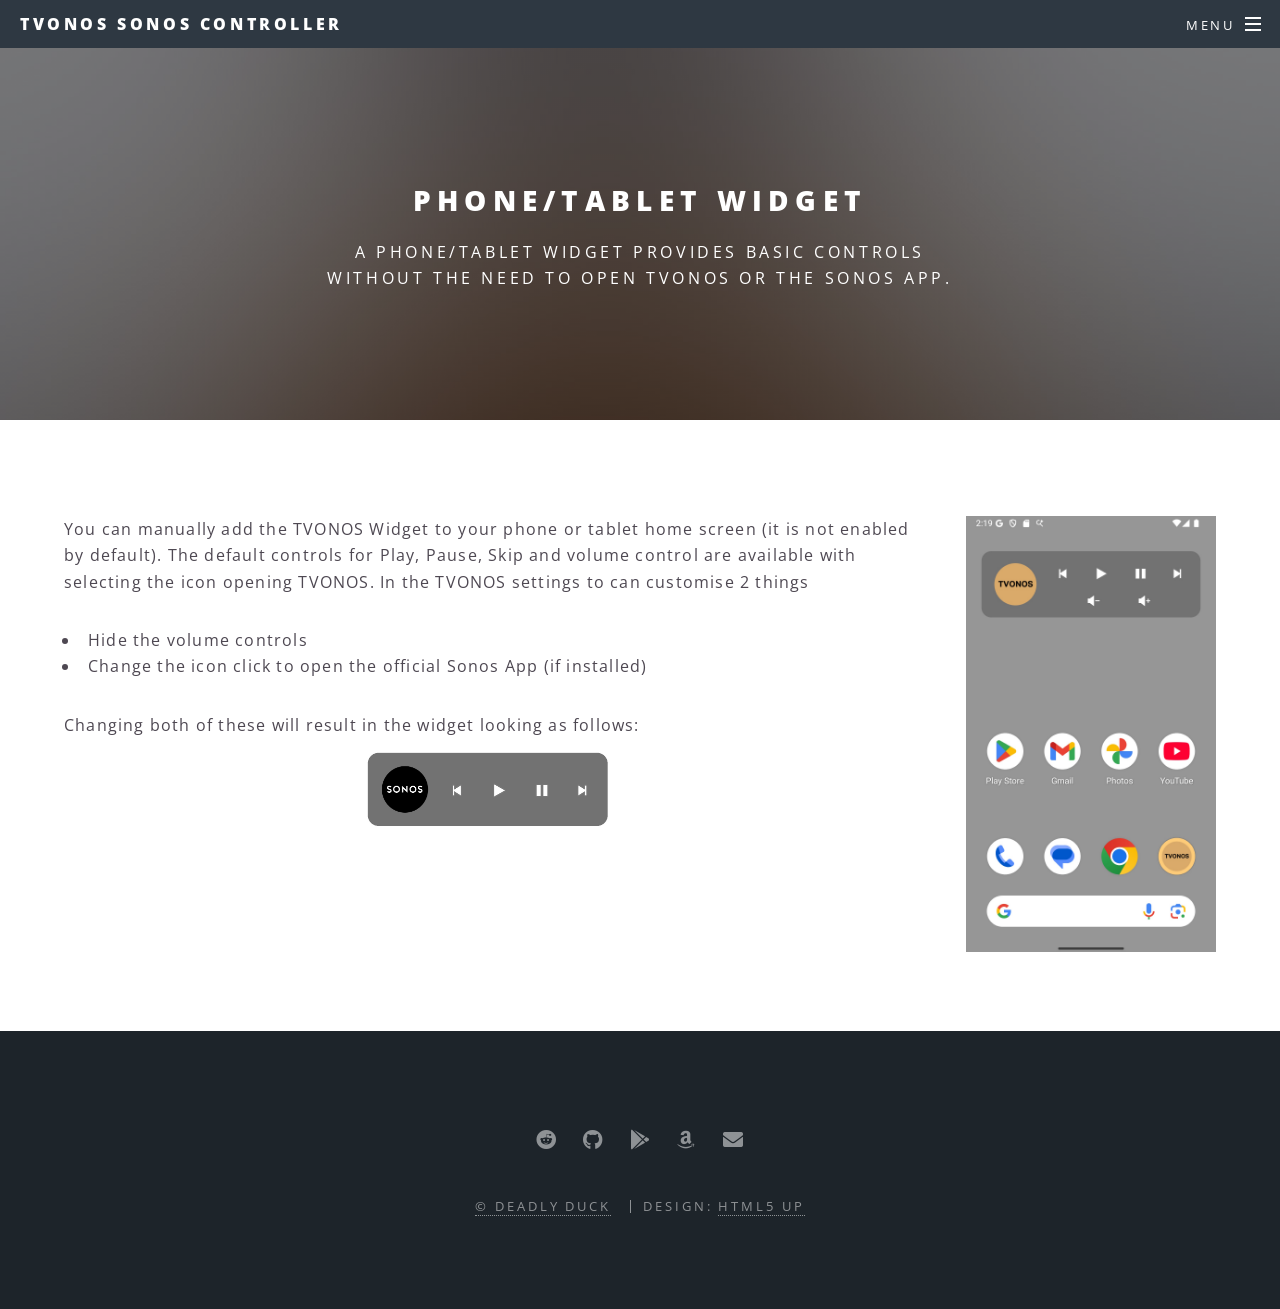
<file: widget.html>
<!DOCTYPE HTML>
<!--
	Spectral by HTML5 UP
	html5up.net | @ajlkn
	Free for personal and commercial use under the CCA 3.0 license (html5up.net/license)
-->
<html lang="en">
<head>
    <title>Phone/Tablet Widget</title>
    <meta charset="utf-8"/>
    <meta name="viewport" content="width=device-width, initial-scale=1, user-scalable=no"/>
    <link rel="stylesheet" href="assets/css/main.css"/>
    <noscript>
        <link rel="stylesheet" href="assets/css/noscript.css"/>
    </noscript>
    <meta name="google-adsense-account" content="ca-pub-3084304948556259">

    <meta name="description"
          content="TVONOS Sonos controller for Android and Amazon devices provides a Phone and Tablet control widget">
</head>
<body class="is-preload">

<!-- Page Wrapper -->
<div id="page-wrapper">

    <!-- Header -->
    <header id="header">
        <h1><a href="index.html">TVONOS Sonos Controller</a></h1>
        <nav id="nav">
            <ul>
                <li class="special">
                    <a href="#menu" class="menuToggle"><span>Menu</span></a>
                    <div id="menu" style="background-color:#2e3842">
                        <ul>
                            <li><a href="index.html">Home</a></li>
                            <li><a href="index.html#players">Players</a></li>
                            <li><a href="index.html#features">Features</a></li>
                            <li><a href="index.html#support">Support</a></li>
                        </ul>
                    </div>
                </li>
            </ul>
        </nav>
    </header>

    <!-- Main -->
    <article id="main">
        <header>
            <h2>Phone/Tablet Widget</h2>
            <p>A phone/tablet Widget provides basic controls <br/>without the need to open TVONOS or
                the Sonos App.</p>
        </header>

        <section class="wrapper style5">
            <div class="inner">
                <img src="images/widget1.jpg" alt="TVONOS Widget"
                     style="float: right; margin: 0px 0px 15px 50px;" width="250"/>

                <p>You can manually add the TVONOS Widget to your phone or tablet home screen (it is
                    not enabled by default). The default controls for Play, Pause, Skip and volume
                    control are available with selecting the icon opening TVONOS. In the TVONOS
                    settings to can customise 2 things</p>
                <ul>
                    <li>Hide the volume controls</li>
                    <li>Change the icon click to open the official Sonos App (if installed)</li>
                </ul>
                Changing both of these will result in the widget looking as follows:
                <p align="center">
                    <img src="images/widget2.jpg" alt="Sonos Widget"
                         style="margin: 10px 15px 15px 10px;" width="250"/>
                </p>
            </div>
            <br style="clear:both;"/>
        </section>
    </article>

    <!-- Footer -->
    <footer id="footer">
        <ul class="icons">
            <li><a href="https://www.reddit.com/r/TVONOS/" class="icon brands fa-reddit"><span
                    class="label">Reddit</span></a></li>
            <li><a href="https://github.com/robwebset/TVONOS-Public/issues"
                   class="icon brands fa-github"><span class="label">GitHub</span></a></li>
            <li><a href="https://play.google.com/store/apps/details?id=com.deadlyduck.tvonos"
                   class="icon brands fa-google-play"><span class="label">Google Play</span></a>
            </li>
            <li><a href="https://www.amazon.com/gp/mas/dl/android?p=com.deadlyduck.tvonos"
                   class="icon brands fa-amazon"><span class="label">Amazon App Store</span></a>
            </li>
            <li><a href="mailto:tvonos@deadlyduck.com" class="icon solid fa-envelope"><span
                    class="label">Email</span></a></li>
        </ul>
        <ul class="copyright">
            <li><a href="https://www.deadlyduck.com">&copy; Deadly Duck</a></li>
            <li>Design: <a href="http://html5up.net">HTML5 UP</a></li>
        </ul>
    </footer>
</div>

<!-- Scripts -->
<script src="assets/js/jquery.min.js"></script>
<script src="assets/js/jquery.scrollex.min.js"></script>
<script src="assets/js/jquery.scrolly.min.js"></script>
<script src="assets/js/browser.min.js"></script>
<script src="assets/js/breakpoints.min.js"></script>
<script src="assets/js/util.js"></script>
<script src="assets/js/main.js"></script>

</body>
</html>
</file>
<file: assets/css/noscript.css>
/*
	Spectral by HTML5 UP
	html5up.net | @ajlkn
	Free for personal and commercial use under the CCA 3.0 license (html5up.net/license)
*/

/* Banner */

	body.is-preload #banner h2 {
		-moz-transform: none;
		-webkit-transform: none;
		-ms-transform: none;
		transform: none;
		opacity: 1;
	}

		body.is-preload #banner h2:before, body.is-preload #banner h2:after {
			width: 100%;
		}

	body.is-preload #banner .more {
		-moz-transform: none;
		-webkit-transform: none;
		-ms-transform: none;
		transform: none;
		opacity: 1;
	}

	body.is-preload #banner:after {
		opacity: 0;
	}
</file>
<file: assets/css/main.css>
@import url(fontawesome-all.min.css);
@import url("https://fonts.googleapis.com/css?family=Open+Sans:400,400italic,600,600italic,800,800italic");

/*
	Spectral by HTML5 UP
	html5up.net | @ajlkn
	Free for personal and commercial use under the CCA 3.0 license (html5up.net/license)
*/

html, body, div, span, applet, object,
iframe, h1, h2, h3, h4, h5, h6, p, blockquote,
pre, a, abbr, acronym, address, big, cite,
code, del, dfn, em, img, ins, kbd, q, s, samp,
small, strike, strong, sub, sup, tt, var, b,
u, i, center, dl, dt, dd, ol, ul, li, fieldset,
form, label, legend, table, caption, tbody,
tfoot, thead, tr, th, td, article, aside,
canvas, details, embed, figure, figcaption,
footer, header, hgroup, menu, nav, output, ruby,
section, summary, time, mark, audio, video {
	margin: 0;
	padding: 0;
	border: 0;
	font-size: 100%;
	font: inherit;
	vertical-align: baseline;}

article, aside, details, figcaption, figure,
footer, header, hgroup, menu, nav, section {
	display: block;}

body {
	line-height: 1;
}

ol, ul {
	list-style: none;
}

blockquote, q {
	quotes: none;
}

	blockquote:before, blockquote:after, q:before, q:after {
		content: '';
		content: none;
	}

table {
	border-collapse: collapse;
	border-spacing: 0;
}

body {
	-webkit-text-size-adjust: none;
}

mark {
	background-color: transparent;
	color: inherit;
}

input::-moz-focus-inner {
	border: 0;
	padding: 0;
}

input, select, textarea {
	-moz-appearance: none;
	-webkit-appearance: none;
	-ms-appearance: none;
	appearance: none;
}

/* Basic */

	@-ms-viewport {
		width: device-width;
	}

	html {
		box-sizing: border-box;
	}

	*, *:before, *:after {
		box-sizing: inherit;
	}

	body {
		background: #2e3842;
	}

		body.is-preload *, body.is-preload *:before, body.is-preload *:after {
			-moz-animation: none !important;
			-webkit-animation: none !important;
			-ms-animation: none !important;
			animation: none !important;
			-moz-transition: none !important;
			-webkit-transition: none !important;
			-ms-transition: none !important;
			transition: none !important;
		}

	body, input, select, textarea {
		color: #fff;
		font-family: "Open Sans", Helvetica, sans-serif;
		font-size: 15pt;
		font-weight: 400;
		letter-spacing: 0.075em;
		line-height: 1.65em;
	}

		@media screen and (max-width: 1680px) {

			body, input, select, textarea {
				font-size: 13pt;
			}

		}

		@media screen and (max-width: 1280px) {

			body, input, select, textarea {
				font-size: 12pt;
			}

		}

		@media screen and (max-width: 736px) {

			body, input, select, textarea {
				font-size: 11pt;
				letter-spacing: 0.0375em;
			}

		}

	a {
		-moz-transition: color 0.2s ease, border-bottom-color 0.2s ease;
		-webkit-transition: color 0.2s ease, border-bottom-color 0.2s ease;
		-ms-transition: color 0.2s ease, border-bottom-color 0.2s ease;
		transition: color 0.2s ease, border-bottom-color 0.2s ease;
		border-bottom: dotted 1px;
		color: inherit;
		text-decoration: none;
	}

		a:hover {
			border-bottom-color: transparent;
		}

	strong, b {
		color: #fff;
		font-weight: 600;
	}

	em, i {
		font-style: italic;
	}

	p {
		margin: 0 0 2em 0;
	}

	h1, h2, h3, h4, h5, h6 {
		color: #fff;
		font-weight: 800;
		letter-spacing: 0.225em;
		line-height: 1em;
		margin: 0 0 1em 0;
		text-transform: uppercase;
	}

		h1 a, h2 a, h3 a, h4 a, h5 a, h6 a {
			color: inherit;
			text-decoration: none;
		}

	h2 {
		font-size: 1.35em;
		line-height: 1.75em;
	}

		@media screen and (max-width: 736px) {

			h2 {
				font-size: 1.1em;
				line-height: 1.65em;
			}

		}

	h3 {
		font-size: 1.15em;
		line-height: 1.75em;
	}

		@media screen and (max-width: 736px) {

			h3 {
				font-size: 1em;
				line-height: 1.65em;
			}

		}

	h4 {
		font-size: 1em;
		line-height: 1.5em;
	}

	h5 {
		font-size: 0.8em;
		line-height: 1.5em;
	}

	h6 {
		font-size: 0.7em;
		line-height: 1.5em;
	}

	sub {
		font-size: 0.8em;
		position: relative;
		top: 0.5em;
	}

	sup {
		font-size: 0.8em;
		position: relative;
		top: -0.5em;
	}

	hr {
		border: 0;
		border-bottom: solid 2px #fff;
		margin: 3em 0;
	}

		hr.major {
			margin: 4.5em 0;
		}

	blockquote {
		border-left: solid 4px #fff;
		font-style: italic;
		margin: 0 0 2em 0;
		padding: 0.5em 0 0.5em 2em;
	}

	code {
		background: rgba(144, 144, 144, 0.25);
		border-radius: 3px;
		font-family: "Courier New", monospace;
		font-size: 0.9em;
		letter-spacing: 0;
		margin: 0 0.25em;
		padding: 0.25em 0.65em;
	}

	pre {
		-webkit-overflow-scrolling: touch;
		font-family: "Courier New", monospace;
		font-size: 0.9em;
		margin: 0 0 2em 0;
	}

		pre code {
			display: block;
			line-height: 1.75em;
			padding: 1em 1.5em;
			overflow-x: auto;
		}

	.align-left {
		text-align: left;
	}

	.align-center {
		text-align: center;
	}

	.align-right {
		text-align: right;
	}

/* Row */

	.row {
		display: flex;
		flex-wrap: wrap;
		box-sizing: border-box;
		align-items: stretch;
	}

		.row > * {
			box-sizing: border-box;
		}

		.row.gtr-uniform > * > :last-child {
			margin-bottom: 0;
		}

		.row.aln-left {
			justify-content: flex-start;
		}

		.row.aln-center {
			justify-content: center;
		}

		.row.aln-right {
			justify-content: flex-end;
		}

		.row.aln-top {
			align-items: flex-start;
		}

		.row.aln-middle {
			align-items: center;
		}

		.row.aln-bottom {
			align-items: flex-end;
		}

		.row > .imp {
			order: -1;
		}

		.row > .col-1 {
			width: 8.33333%;
		}

		.row > .off-1 {
			margin-left: 8.33333%;
		}

		.row > .col-2 {
			width: 16.66667%;
		}

		.row > .off-2 {
			margin-left: 16.66667%;
		}

		.row > .col-3 {
			width: 25%;
		}

		.row > .off-3 {
			margin-left: 25%;
		}

		.row > .col-4 {
			width: 33.33333%;
		}

		.row > .off-4 {
			margin-left: 33.33333%;
		}

		.row > .col-5 {
			width: 41.66667%;
		}

		.row > .off-5 {
			margin-left: 41.66667%;
		}

		.row > .col-6 {
			width: 50%;
		}

		.row > .off-6 {
			margin-left: 50%;
		}

		.row > .col-7 {
			width: 58.33333%;
		}

		.row > .off-7 {
			margin-left: 58.33333%;
		}

		.row > .col-8 {
			width: 66.66667%;
		}

		.row > .off-8 {
			margin-left: 66.66667%;
		}

		.row > .col-9 {
			width: 75%;
		}

		.row > .off-9 {
			margin-left: 75%;
		}

		.row > .col-10 {
			width: 83.33333%;
		}

		.row > .off-10 {
			margin-left: 83.33333%;
		}

		.row > .col-11 {
			width: 91.66667%;
		}

		.row > .off-11 {
			margin-left: 91.66667%;
		}

		.row > .col-12 {
			width: 100%;
		}

		.row > .off-12 {
			margin-left: 100%;
		}

		.row.gtr-0 {
			margin-top: 0;
			margin-left: 0em;
		}

			.row.gtr-0 > * {
				padding: 0 0 0 0em;
			}

			.row.gtr-0.gtr-uniform {
				margin-top: 0em;
			}

				.row.gtr-0.gtr-uniform > * {
					padding-top: 0em;
				}

		.row.gtr-25 {
			margin-top: 0;
			margin-left: -0.375em;
		}

			.row.gtr-25 > * {
				padding: 0 0 0 0.375em;
			}

			.row.gtr-25.gtr-uniform {
				margin-top: -0.375em;
			}

				.row.gtr-25.gtr-uniform > * {
					padding-top: 0.375em;
				}

		.row.gtr-50 {
			margin-top: 0;
			margin-left: -0.75em;
		}

			.row.gtr-50 > * {
				padding: 0 0 0 0.75em;
			}

			.row.gtr-50.gtr-uniform {
				margin-top: -0.75em;
			}

				.row.gtr-50.gtr-uniform > * {
					padding-top: 0.75em;
				}

		.row {
			margin-top: 0;
			margin-left: -1.5em;
		}

			.row > * {
				padding: 0 0 0 1.5em;
			}

			.row.gtr-uniform {
				margin-top: -1.5em;
			}

				.row.gtr-uniform > * {
					padding-top: 1.5em;
				}

		.row.gtr-150 {
			margin-top: 0;
			margin-left: -2.25em;
		}

			.row.gtr-150 > * {
				padding: 0 0 0 2.25em;
			}

			.row.gtr-150.gtr-uniform {
				margin-top: -2.25em;
			}

				.row.gtr-150.gtr-uniform > * {
					padding-top: 2.25em;
				}

		.row.gtr-200 {
			margin-top: 0;
			margin-left: -3em;
		}

			.row.gtr-200 > * {
				padding: 0 0 0 3em;
			}

			.row.gtr-200.gtr-uniform {
				margin-top: -3em;
			}

				.row.gtr-200.gtr-uniform > * {
					padding-top: 3em;
				}

		@media screen and (max-width: 1680px) {

			.row {
				display: flex;
				flex-wrap: wrap;
				box-sizing: border-box;
				align-items: stretch;
			}

				.row > * {
					box-sizing: border-box;
				}

				.row.gtr-uniform > * > :last-child {
					margin-bottom: 0;
				}

				.row.aln-left {
					justify-content: flex-start;
				}

				.row.aln-center {
					justify-content: center;
				}

				.row.aln-right {
					justify-content: flex-end;
				}

				.row.aln-top {
					align-items: flex-start;
				}

				.row.aln-middle {
					align-items: center;
				}

				.row.aln-bottom {
					align-items: flex-end;
				}

				.row > .imp-xlarge {
					order: -1;
				}

				.row > .col-1-xlarge {
					width: 8.33333%;
				}

				.row > .off-1-xlarge {
					margin-left: 8.33333%;
				}

				.row > .col-2-xlarge {
					width: 16.66667%;
				}

				.row > .off-2-xlarge {
					margin-left: 16.66667%;
				}

				.row > .col-3-xlarge {
					width: 25%;
				}

				.row > .off-3-xlarge {
					margin-left: 25%;
				}

				.row > .col-4-xlarge {
					width: 33.33333%;
				}

				.row > .off-4-xlarge {
					margin-left: 33.33333%;
				}

				.row > .col-5-xlarge {
					width: 41.66667%;
				}

				.row > .off-5-xlarge {
					margin-left: 41.66667%;
				}

				.row > .col-6-xlarge {
					width: 50%;
				}

				.row > .off-6-xlarge {
					margin-left: 50%;
				}

				.row > .col-7-xlarge {
					width: 58.33333%;
				}

				.row > .off-7-xlarge {
					margin-left: 58.33333%;
				}

				.row > .col-8-xlarge {
					width: 66.66667%;
				}

				.row > .off-8-xlarge {
					margin-left: 66.66667%;
				}

				.row > .col-9-xlarge {
					width: 75%;
				}

				.row > .off-9-xlarge {
					margin-left: 75%;
				}

				.row > .col-10-xlarge {
					width: 83.33333%;
				}

				.row > .off-10-xlarge {
					margin-left: 83.33333%;
				}

				.row > .col-11-xlarge {
					width: 91.66667%;
				}

				.row > .off-11-xlarge {
					margin-left: 91.66667%;
				}

				.row > .col-12-xlarge {
					width: 100%;
				}

				.row > .off-12-xlarge {
					margin-left: 100%;
				}

				.row.gtr-0 {
					margin-top: 0;
					margin-left: 0em;
				}

					.row.gtr-0 > * {
						padding: 0 0 0 0em;
					}

					.row.gtr-0.gtr-uniform {
						margin-top: 0em;
					}

						.row.gtr-0.gtr-uniform > * {
							padding-top: 0em;
						}

				.row.gtr-25 {
					margin-top: 0;
					margin-left: -0.375em;
				}

					.row.gtr-25 > * {
						padding: 0 0 0 0.375em;
					}

					.row.gtr-25.gtr-uniform {
						margin-top: -0.375em;
					}

						.row.gtr-25.gtr-uniform > * {
							padding-top: 0.375em;
						}

				.row.gtr-50 {
					margin-top: 0;
					margin-left: -0.75em;
				}

					.row.gtr-50 > * {
						padding: 0 0 0 0.75em;
					}

					.row.gtr-50.gtr-uniform {
						margin-top: -0.75em;
					}

						.row.gtr-50.gtr-uniform > * {
							padding-top: 0.75em;
						}

				.row {
					margin-top: 0;
					margin-left: -1.5em;
				}

					.row > * {
						padding: 0 0 0 1.5em;
					}

					.row.gtr-uniform {
						margin-top: -1.5em;
					}

						.row.gtr-uniform > * {
							padding-top: 1.5em;
						}

				.row.gtr-150 {
					margin-top: 0;
					margin-left: -2.25em;
				}

					.row.gtr-150 > * {
						padding: 0 0 0 2.25em;
					}

					.row.gtr-150.gtr-uniform {
						margin-top: -2.25em;
					}

						.row.gtr-150.gtr-uniform > * {
							padding-top: 2.25em;
						}

				.row.gtr-200 {
					margin-top: 0;
					margin-left: -3em;
				}

					.row.gtr-200 > * {
						padding: 0 0 0 3em;
					}

					.row.gtr-200.gtr-uniform {
						margin-top: -3em;
					}

						.row.gtr-200.gtr-uniform > * {
							padding-top: 3em;
						}

		}

		@media screen and (max-width: 1280px) {

			.row {
				display: flex;
				flex-wrap: wrap;
				box-sizing: border-box;
				align-items: stretch;
			}

				.row > * {
					box-sizing: border-box;
				}

				.row.gtr-uniform > * > :last-child {
					margin-bottom: 0;
				}

				.row.aln-left {
					justify-content: flex-start;
				}

				.row.aln-center {
					justify-content: center;
				}

				.row.aln-right {
					justify-content: flex-end;
				}

				.row.aln-top {
					align-items: flex-start;
				}

				.row.aln-middle {
					align-items: center;
				}

				.row.aln-bottom {
					align-items: flex-end;
				}

				.row > .imp-large {
					order: -1;
				}

				.row > .col-1-large {
					width: 8.33333%;
				}

				.row > .off-1-large {
					margin-left: 8.33333%;
				}

				.row > .col-2-large {
					width: 16.66667%;
				}

				.row > .off-2-large {
					margin-left: 16.66667%;
				}

				.row > .col-3-large {
					width: 25%;
				}

				.row > .off-3-large {
					margin-left: 25%;
				}

				.row > .col-4-large {
					width: 33.33333%;
				}

				.row > .off-4-large {
					margin-left: 33.33333%;
				}

				.row > .col-5-large {
					width: 41.66667%;
				}

				.row > .off-5-large {
					margin-left: 41.66667%;
				}

				.row > .col-6-large {
					width: 50%;
				}

				.row > .off-6-large {
					margin-left: 50%;
				}

				.row > .col-7-large {
					width: 58.33333%;
				}

				.row > .off-7-large {
					margin-left: 58.33333%;
				}

				.row > .col-8-large {
					width: 66.66667%;
				}

				.row > .off-8-large {
					margin-left: 66.66667%;
				}

				.row > .col-9-large {
					width: 75%;
				}

				.row > .off-9-large {
					margin-left: 75%;
				}

				.row > .col-10-large {
					width: 83.33333%;
				}

				.row > .off-10-large {
					margin-left: 83.33333%;
				}

				.row > .col-11-large {
					width: 91.66667%;
				}

				.row > .off-11-large {
					margin-left: 91.66667%;
				}

				.row > .col-12-large {
					width: 100%;
				}

				.row > .off-12-large {
					margin-left: 100%;
				}

				.row.gtr-0 {
					margin-top: 0;
					margin-left: 0em;
				}

					.row.gtr-0 > * {
						padding: 0 0 0 0em;
					}

					.row.gtr-0.gtr-uniform {
						margin-top: 0em;
					}

						.row.gtr-0.gtr-uniform > * {
							padding-top: 0em;
						}

				.row.gtr-25 {
					margin-top: 0;
					margin-left: -0.375em;
				}

					.row.gtr-25 > * {
						padding: 0 0 0 0.375em;
					}

					.row.gtr-25.gtr-uniform {
						margin-top: -0.375em;
					}

						.row.gtr-25.gtr-uniform > * {
							padding-top: 0.375em;
						}

				.row.gtr-50 {
					margin-top: 0;
					margin-left: -0.75em;
				}

					.row.gtr-50 > * {
						padding: 0 0 0 0.75em;
					}

					.row.gtr-50.gtr-uniform {
						margin-top: -0.75em;
					}

						.row.gtr-50.gtr-uniform > * {
							padding-top: 0.75em;
						}

				.row {
					margin-top: 0;
					margin-left: -1.5em;
				}

					.row > * {
						padding: 0 0 0 1.5em;
					}

					.row.gtr-uniform {
						margin-top: -1.5em;
					}

						.row.gtr-uniform > * {
							padding-top: 1.5em;
						}

				.row.gtr-150 {
					margin-top: 0;
					margin-left: -2.25em;
				}

					.row.gtr-150 > * {
						padding: 0 0 0 2.25em;
					}

					.row.gtr-150.gtr-uniform {
						margin-top: -2.25em;
					}

						.row.gtr-150.gtr-uniform > * {
							padding-top: 2.25em;
						}

				.row.gtr-200 {
					margin-top: 0;
					margin-left: -3em;
				}

					.row.gtr-200 > * {
						padding: 0 0 0 3em;
					}

					.row.gtr-200.gtr-uniform {
						margin-top: -3em;
					}

						.row.gtr-200.gtr-uniform > * {
							padding-top: 3em;
						}

		}

		@media screen and (max-width: 980px) {

			.row {
				display: flex;
				flex-wrap: wrap;
				box-sizing: border-box;
				align-items: stretch;
			}

				.row > * {
					box-sizing: border-box;
				}

				.row.gtr-uniform > * > :last-child {
					margin-bottom: 0;
				}

				.row.aln-left {
					justify-content: flex-start;
				}

				.row.aln-center {
					justify-content: center;
				}

				.row.aln-right {
					justify-content: flex-end;
				}

				.row.aln-top {
					align-items: flex-start;
				}

				.row.aln-middle {
					align-items: center;
				}

				.row.aln-bottom {
					align-items: flex-end;
				}

				.row > .imp-medium {
					order: -1;
				}

				.row > .col-1-medium {
					width: 8.33333%;
				}

				.row > .off-1-medium {
					margin-left: 8.33333%;
				}

				.row > .col-2-medium {
					width: 16.66667%;
				}

				.row > .off-2-medium {
					margin-left: 16.66667%;
				}

				.row > .col-3-medium {
					width: 25%;
				}

				.row > .off-3-medium {
					margin-left: 25%;
				}

				.row > .col-4-medium {
					width: 33.33333%;
				}

				.row > .off-4-medium {
					margin-left: 33.33333%;
				}

				.row > .col-5-medium {
					width: 41.66667%;
				}

				.row > .off-5-medium {
					margin-left: 41.66667%;
				}

				.row > .col-6-medium {
					width: 50%;
				}

				.row > .off-6-medium {
					margin-left: 50%;
				}

				.row > .col-7-medium {
					width: 58.33333%;
				}

				.row > .off-7-medium {
					margin-left: 58.33333%;
				}

				.row > .col-8-medium {
					width: 66.66667%;
				}

				.row > .off-8-medium {
					margin-left: 66.66667%;
				}

				.row > .col-9-medium {
					width: 75%;
				}

				.row > .off-9-medium {
					margin-left: 75%;
				}

				.row > .col-10-medium {
					width: 83.33333%;
				}

				.row > .off-10-medium {
					margin-left: 83.33333%;
				}

				.row > .col-11-medium {
					width: 91.66667%;
				}

				.row > .off-11-medium {
					margin-left: 91.66667%;
				}

				.row > .col-12-medium {
					width: 100%;
				}

				.row > .off-12-medium {
					margin-left: 100%;
				}

				.row.gtr-0 {
					margin-top: 0;
					margin-left: 0em;
				}

					.row.gtr-0 > * {
						padding: 0 0 0 0em;
					}

					.row.gtr-0.gtr-uniform {
						margin-top: 0em;
					}

						.row.gtr-0.gtr-uniform > * {
							padding-top: 0em;
						}

				.row.gtr-25 {
					margin-top: 0;
					margin-left: -0.375em;
				}

					.row.gtr-25 > * {
						padding: 0 0 0 0.375em;
					}

					.row.gtr-25.gtr-uniform {
						margin-top: -0.375em;
					}

						.row.gtr-25.gtr-uniform > * {
							padding-top: 0.375em;
						}

				.row.gtr-50 {
					margin-top: 0;
					margin-left: -0.75em;
				}

					.row.gtr-50 > * {
						padding: 0 0 0 0.75em;
					}

					.row.gtr-50.gtr-uniform {
						margin-top: -0.75em;
					}

						.row.gtr-50.gtr-uniform > * {
							padding-top: 0.75em;
						}

				.row {
					margin-top: 0;
					margin-left: -1.5em;
				}

					.row > * {
						padding: 0 0 0 1.5em;
					}

					.row.gtr-uniform {
						margin-top: -1.5em;
					}

						.row.gtr-uniform > * {
							padding-top: 1.5em;
						}

				.row.gtr-150 {
					margin-top: 0;
					margin-left: -2.25em;
				}

					.row.gtr-150 > * {
						padding: 0 0 0 2.25em;
					}

					.row.gtr-150.gtr-uniform {
						margin-top: -2.25em;
					}

						.row.gtr-150.gtr-uniform > * {
							padding-top: 2.25em;
						}

				.row.gtr-200 {
					margin-top: 0;
					margin-left: -3em;
				}

					.row.gtr-200 > * {
						padding: 0 0 0 3em;
					}

					.row.gtr-200.gtr-uniform {
						margin-top: -3em;
					}

						.row.gtr-200.gtr-uniform > * {
							padding-top: 3em;
						}

		}

		@media screen and (max-width: 736px) {

			.row {
				display: flex;
				flex-wrap: wrap;
				box-sizing: border-box;
				align-items: stretch;
			}

				.row > * {
					box-sizing: border-box;
				}

				.row.gtr-uniform > * > :last-child {
					margin-bottom: 0;
				}

				.row.aln-left {
					justify-content: flex-start;
				}

				.row.aln-center {
					justify-content: center;
				}

				.row.aln-right {
					justify-content: flex-end;
				}

				.row.aln-top {
					align-items: flex-start;
				}

				.row.aln-middle {
					align-items: center;
				}

				.row.aln-bottom {
					align-items: flex-end;
				}

				.row > .imp-small {
					order: -1;
				}

				.row > .col-1-small {
					width: 8.33333%;
				}

				.row > .off-1-small {
					margin-left: 8.33333%;
				}

				.row > .col-2-small {
					width: 16.66667%;
				}

				.row > .off-2-small {
					margin-left: 16.66667%;
				}

				.row > .col-3-small {
					width: 25%;
				}

				.row > .off-3-small {
					margin-left: 25%;
				}

				.row > .col-4-small {
					width: 33.33333%;
				}

				.row > .off-4-small {
					margin-left: 33.33333%;
				}

				.row > .col-5-small {
					width: 41.66667%;
				}

				.row > .off-5-small {
					margin-left: 41.66667%;
				}

				.row > .col-6-small {
					width: 50%;
				}

				.row > .off-6-small {
					margin-left: 50%;
				}

				.row > .col-7-small {
					width: 58.33333%;
				}

				.row > .off-7-small {
					margin-left: 58.33333%;
				}

				.row > .col-8-small {
					width: 66.66667%;
				}

				.row > .off-8-small {
					margin-left: 66.66667%;
				}

				.row > .col-9-small {
					width: 75%;
				}

				.row > .off-9-small {
					margin-left: 75%;
				}

				.row > .col-10-small {
					width: 83.33333%;
				}

				.row > .off-10-small {
					margin-left: 83.33333%;
				}

				.row > .col-11-small {
					width: 91.66667%;
				}

				.row > .off-11-small {
					margin-left: 91.66667%;
				}

				.row > .col-12-small {
					width: 100%;
				}

				.row > .off-12-small {
					margin-left: 100%;
				}

				.row.gtr-0 {
					margin-top: 0;
					margin-left: 0em;
				}

					.row.gtr-0 > * {
						padding: 0 0 0 0em;
					}

					.row.gtr-0.gtr-uniform {
						margin-top: 0em;
					}

						.row.gtr-0.gtr-uniform > * {
							padding-top: 0em;
						}

				.row.gtr-25 {
					margin-top: 0;
					margin-left: -0.375em;
				}

					.row.gtr-25 > * {
						padding: 0 0 0 0.375em;
					}

					.row.gtr-25.gtr-uniform {
						margin-top: -0.375em;
					}

						.row.gtr-25.gtr-uniform > * {
							padding-top: 0.375em;
						}

				.row.gtr-50 {
					margin-top: 0;
					margin-left: -0.75em;
				}

					.row.gtr-50 > * {
						padding: 0 0 0 0.75em;
					}

					.row.gtr-50.gtr-uniform {
						margin-top: -0.75em;
					}

						.row.gtr-50.gtr-uniform > * {
							padding-top: 0.75em;
						}

				.row {
					margin-top: 0;
					margin-left: -1.5em;
				}

					.row > * {
						padding: 0 0 0 1.5em;
					}

					.row.gtr-uniform {
						margin-top: -1.5em;
					}

						.row.gtr-uniform > * {
							padding-top: 1.5em;
						}

				.row.gtr-150 {
					margin-top: 0;
					margin-left: -2.25em;
				}

					.row.gtr-150 > * {
						padding: 0 0 0 2.25em;
					}

					.row.gtr-150.gtr-uniform {
						margin-top: -2.25em;
					}

						.row.gtr-150.gtr-uniform > * {
							padding-top: 2.25em;
						}

				.row.gtr-200 {
					margin-top: 0;
					margin-left: -3em;
				}

					.row.gtr-200 > * {
						padding: 0 0 0 3em;
					}

					.row.gtr-200.gtr-uniform {
						margin-top: -3em;
					}

						.row.gtr-200.gtr-uniform > * {
							padding-top: 3em;
						}

		}

		@media screen and (max-width: 480px) {

			.row {
				display: flex;
				flex-wrap: wrap;
				box-sizing: border-box;
				align-items: stretch;
			}

				.row > * {
					box-sizing: border-box;
				}

				.row.gtr-uniform > * > :last-child {
					margin-bottom: 0;
				}

				.row.aln-left {
					justify-content: flex-start;
				}

				.row.aln-center {
					justify-content: center;
				}

				.row.aln-right {
					justify-content: flex-end;
				}

				.row.aln-top {
					align-items: flex-start;
				}

				.row.aln-middle {
					align-items: center;
				}

				.row.aln-bottom {
					align-items: flex-end;
				}

				.row > .imp-xsmall {
					order: -1;
				}

				.row > .col-1-xsmall {
					width: 8.33333%;
				}

				.row > .off-1-xsmall {
					margin-left: 8.33333%;
				}

				.row > .col-2-xsmall {
					width: 16.66667%;
				}

				.row > .off-2-xsmall {
					margin-left: 16.66667%;
				}

				.row > .col-3-xsmall {
					width: 25%;
				}

				.row > .off-3-xsmall {
					margin-left: 25%;
				}

				.row > .col-4-xsmall {
					width: 33.33333%;
				}

				.row > .off-4-xsmall {
					margin-left: 33.33333%;
				}

				.row > .col-5-xsmall {
					width: 41.66667%;
				}

				.row > .off-5-xsmall {
					margin-left: 41.66667%;
				}

				.row > .col-6-xsmall {
					width: 50%;
				}

				.row > .off-6-xsmall {
					margin-left: 50%;
				}

				.row > .col-7-xsmall {
					width: 58.33333%;
				}

				.row > .off-7-xsmall {
					margin-left: 58.33333%;
				}

				.row > .col-8-xsmall {
					width: 66.66667%;
				}

				.row > .off-8-xsmall {
					margin-left: 66.66667%;
				}

				.row > .col-9-xsmall {
					width: 75%;
				}

				.row > .off-9-xsmall {
					margin-left: 75%;
				}

				.row > .col-10-xsmall {
					width: 83.33333%;
				}

				.row > .off-10-xsmall {
					margin-left: 83.33333%;
				}

				.row > .col-11-xsmall {
					width: 91.66667%;
				}

				.row > .off-11-xsmall {
					margin-left: 91.66667%;
				}

				.row > .col-12-xsmall {
					width: 100%;
				}

				.row > .off-12-xsmall {
					margin-left: 100%;
				}

				.row.gtr-0 {
					margin-top: 0;
					margin-left: 0em;
				}

					.row.gtr-0 > * {
						padding: 0 0 0 0em;
					}

					.row.gtr-0.gtr-uniform {
						margin-top: 0em;
					}

						.row.gtr-0.gtr-uniform > * {
							padding-top: 0em;
						}

				.row.gtr-25 {
					margin-top: 0;
					margin-left: -0.375em;
				}

					.row.gtr-25 > * {
						padding: 0 0 0 0.375em;
					}

					.row.gtr-25.gtr-uniform {
						margin-top: -0.375em;
					}

						.row.gtr-25.gtr-uniform > * {
							padding-top: 0.375em;
						}

				.row.gtr-50 {
					margin-top: 0;
					margin-left: -0.75em;
				}

					.row.gtr-50 > * {
						padding: 0 0 0 0.75em;
					}

					.row.gtr-50.gtr-uniform {
						margin-top: -0.75em;
					}

						.row.gtr-50.gtr-uniform > * {
							padding-top: 0.75em;
						}

				.row {
					margin-top: 0;
					margin-left: -1.5em;
				}

					.row > * {
						padding: 0 0 0 1.5em;
					}

					.row.gtr-uniform {
						margin-top: -1.5em;
					}

						.row.gtr-uniform > * {
							padding-top: 1.5em;
						}

				.row.gtr-150 {
					margin-top: 0;
					margin-left: -2.25em;
				}

					.row.gtr-150 > * {
						padding: 0 0 0 2.25em;
					}

					.row.gtr-150.gtr-uniform {
						margin-top: -2.25em;
					}

						.row.gtr-150.gtr-uniform > * {
							padding-top: 2.25em;
						}

				.row.gtr-200 {
					margin-top: 0;
					margin-left: -3em;
				}

					.row.gtr-200 > * {
						padding: 0 0 0 3em;
					}

					.row.gtr-200.gtr-uniform {
						margin-top: -3em;
					}

						.row.gtr-200.gtr-uniform > * {
							padding-top: 3em;
						}

		}

/* Section/Article */

	section.special, article.special {
		text-align: center;
	}

	header p {
		color: rgba(255, 255, 255, 0.5);
		position: relative;
		top: -0.25em;
	}

	header h3 + p {
		font-size: 1.1em;
	}

	header h4 + p,
	header h5 + p,
	header h6 + p {
		font-size: 0.9em;
	}

	header.major {
		margin: 0 0 3.5em 0;
	}

		header.major h2, header.major h3, header.major h4, header.major h5, header.major h6 {
			border-bottom: solid 2px #fff;
			display: inline-block;
			padding-bottom: 1em;
			position: relative;
		}

			header.major h2:after, header.major h3:after, header.major h4:after, header.major h5:after, header.major h6:after {
				content: '';
				display: block;
				height: 1px;
			}

		header.major p {
			color: #fff;
			top: 0;
		}

		@media screen and (max-width: 736px) {

			header.major {
				margin: 0 0 2em 0;
			}

		}

	@media screen and (max-width: 980px) {

		header br {
			display: none;
		}

	}

/* Form */

	form {
		margin: 0 0 2em 0;
	}

	label {
		color: #fff;
		display: block;
		font-size: 0.9em;
		font-weight: 600;
		margin: 0 0 1em 0;
	}

	input[type="text"],
	input[type="password"],
	input[type="email"],
	select,
	textarea {
		-moz-appearance: none;
		-webkit-appearance: none;
		-ms-appearance: none;
		appearance: none;
		background-color: rgba(144, 144, 144, 0.25);
		border-radius: 3px;
		border: none;
		color: inherit;
		display: block;
		outline: 0;
		padding: 0 1em;
		text-decoration: none;
		width: 100%;
	}

		input[type="text"]:invalid,
		input[type="password"]:invalid,
		input[type="email"]:invalid,
		select:invalid,
		textarea:invalid {
			box-shadow: none;
		}

		input[type="text"]:focus,
		input[type="password"]:focus,
		input[type="email"]:focus,
		select:focus,
		textarea:focus {
			box-shadow: 0 0 0 2px #21b2a6;
		}

	select {
		background-size: 1.25em;
		background-repeat: no-repeat;
		background-position: calc(100% - 1em) center;
		height: 2.75em;
		padding-right: 2.75em;
		text-overflow: ellipsis;
	}

		select:focus::-ms-value {
			background-color: transparent;
		}

		select::-ms-expand {
			display: none;
		}

	input[type="text"],
	input[type="password"],
	input[type="email"],
	select {
		height: 2.75em;
	}

	textarea {
		padding: 0.75em 1em;
	}

	input[type="checkbox"],
	input[type="radio"] {
		-moz-appearance: none;
		-webkit-appearance: none;
		-ms-appearance: none;
		appearance: none;
		display: block;
		float: left;
		margin-right: -2em;
		opacity: 0;
		width: 1em;
		z-index: -1;
	}

		input[type="checkbox"] + label,
		input[type="radio"] + label {
			text-decoration: none;
			color: #fff;
			cursor: pointer;
			display: inline-block;
			font-size: 1em;
			font-weight: 400;
			padding-left: 2.4em;
			padding-right: 0.75em;
			position: relative;
		}

			input[type="checkbox"] + label:before,
			input[type="radio"] + label:before {
				-moz-osx-font-smoothing: grayscale;
				-webkit-font-smoothing: antialiased;
				display: inline-block;
				font-style: normal;
				font-variant: normal;
				text-rendering: auto;
				line-height: 1;
				text-transform: none !important;
				font-family: 'Font Awesome 5 Free';
				font-weight: 900;
			}

			input[type="checkbox"] + label:before,
			input[type="radio"] + label:before {
				background: rgba(144, 144, 144, 0.25);
				border-radius: 3px;
				content: '';
				display: inline-block;
				font-size: 0.8em;
				height: 2.0625em;
				left: 0;
				line-height: 2.0625em;
				position: absolute;
				text-align: center;
				top: 0;
				width: 2.0625em;
			}

		input[type="checkbox"]:checked + label:before,
		input[type="radio"]:checked + label:before {
			background: #2e3842;
			color: #fff;
			content: '\f00c';
		}

		input[type="checkbox"]:focus + label:before,
		input[type="radio"]:focus + label:before {
			box-shadow: 0 0 0 2px #21b2a6;
		}

	input[type="checkbox"] + label:before {
		border-radius: 3px;
	}

	input[type="radio"] + label:before {
		border-radius: 100%;
	}

	::-webkit-input-placeholder {
		color: rgba(255, 255, 255, 0.5) !important;
		opacity: 1.0;
	}

	:-moz-placeholder {
		color: rgba(255, 255, 255, 0.5) !important;
		opacity: 1.0;
	}

	::-moz-placeholder {
		color: rgba(255, 255, 255, 0.5) !important;
		opacity: 1.0;
	}

	:-ms-input-placeholder {
		color: rgba(255, 255, 255, 0.5) !important;
		opacity: 1.0;
	}

/* Box */

	.box {
		border-radius: 3px;
		border: solid 2px #fff;
		margin-bottom: 2em;
		padding: 1.5em;
	}

		.box > :last-child,
		.box > :last-child > :last-child,
		.box > :last-child > :last-child > :last-child {
			margin-bottom: 0;
		}

		.box.alt {
			border: 0;
			border-radius: 0;
			padding: 0;
		}

/* Icon */

	.icon {
		text-decoration: none;
		border-bottom: none;
		position: relative;
	}

		.icon:before {
			-moz-osx-font-smoothing: grayscale;
			-webkit-font-smoothing: antialiased;
			display: inline-block;
			font-style: normal;
			font-variant: normal;
			text-rendering: auto;
			line-height: 1;
			text-transform: none !important;
			font-family: 'Font Awesome 5 Free';
			font-weight: 400;
		}

		.icon > .label {
			display: none;
		}

		.icon:before {
			line-height: inherit;
		}

		.icon.solid:before {
			font-weight: 900;
		}

		.icon.brands:before {
			font-family: 'Font Awesome 5 Brands';
		}

		.icon.major {
			-moz-transform: rotate(-45deg);
			-webkit-transform: rotate(-45deg);
			-ms-transform: rotate(-45deg);
			transform: rotate(-45deg);
			border-radius: 3px;
			border: solid 2px #fff;
			display: inline-block;
			font-size: 1.35em;
			height: calc(3em + 2px);
			line-height: 3em;
			text-align: center;
			width: calc(3em + 2px);
		}

			.icon.major:before {
				-moz-transform: rotate(45deg);
				-webkit-transform: rotate(45deg);
				-ms-transform: rotate(45deg);
				transform: rotate(45deg);
				display: inline-block;
				font-size: 1.5em;
			}

			@media screen and (max-width: 736px) {

				.icon.major {
					font-size: 1em;
				}

			}

		.icon.style1 {
			color: #00ffcc;
		}

		.icon.style2 {
			color: #00f0ff;
		}

		.icon.style3 {
			color: #76ddff;
		}

/* Image */

	.image {
		border-radius: 3px;
		border: 0;
		display: inline-block;
		position: relative;
	}

		.image img {
			border-radius: 3px;
			display: block;
		}

		.image.left {
			float: left;
			margin: 0 2em 2em 0;
			top: 0.25em;
		}

		.image.right {
			float: right;
			margin: 0 0 2em 2em;
			top: 0.25em;
		}

		.image.left, .image.right {
			max-width: 40%;
		}

			.image.left img, .image.right img {
				width: 100%;
			}

		.image.fit {
			display: block;
			margin: 0 0 2em 0;
			width: 100%;
		}

			.image.fit img {
				width: 100%;
			}

/* List */

	ol {
		list-style: decimal;
		margin: 0 0 2em 0;
		padding-left: 1.25em;
	}

		ol li {
			padding-left: 0.25em;
		}

	ul {
		list-style: disc;
		margin: 0 0 2em 0;
		padding-left: 1em;
	}

		ul li {
			padding-left: 0.5em;
		}

		ul.alt {
			list-style: none;
			padding-left: 0;
		}

			ul.alt li {
				border-top: solid 1px #fff;
				padding: 0.5em 0;
			}

				ul.alt li:first-child {
					border-top: 0;
					padding-top: 0;
				}

	dl {
		margin: 0 0 2em 0;
	}

/* Actions */

	ul.actions {
		display: -moz-flex;
		display: -webkit-flex;
		display: -ms-flex;
		display: flex;
		cursor: default;
		list-style: none;
		margin-left: -1em;
		padding-left: 0;
	}

		ul.actions li {
			padding: 0 0 0 1em;
			vertical-align: middle;
		}

		ul.actions.special {
			-moz-justify-content: center;
			-webkit-justify-content: center;
			-ms-justify-content: center;
			justify-content: center;
			width: 100%;
			margin-left: 0;
		}

			ul.actions.special li:first-child {
				padding-left: 0;
			}

		ul.actions.stacked {
			-moz-flex-direction: column;
			-webkit-flex-direction: column;
			-ms-flex-direction: column;
			flex-direction: column;
			margin-left: 0;
		}

			ul.actions.stacked li {
				padding: 1em 0 0 0;
			}

				ul.actions.stacked li:first-child {
					padding-top: 0;
				}

		ul.actions.fit {
			width: calc(100% + 1em);
		}

			ul.actions.fit li {
				-moz-flex-grow: 1;
				-webkit-flex-grow: 1;
				-ms-flex-grow: 1;
				flex-grow: 1;
				-moz-flex-shrink: 1;
				-webkit-flex-shrink: 1;
				-ms-flex-shrink: 1;
				flex-shrink: 1;
				width: 100%;
			}

				ul.actions.fit li > * {
					width: 100%;
				}

			ul.actions.fit.stacked {
				width: 100%;
			}

		@media screen and (max-width: 480px) {

			ul.actions:not(.fixed) {
				-moz-flex-direction: column;
				-webkit-flex-direction: column;
				-ms-flex-direction: column;
				flex-direction: column;
				margin-left: 0;
				width: 100% !important;
			}

				ul.actions:not(.fixed) li {
					-moz-flex-grow: 1;
					-webkit-flex-grow: 1;
					-ms-flex-grow: 1;
					flex-grow: 1;
					-moz-flex-shrink: 1;
					-webkit-flex-shrink: 1;
					-ms-flex-shrink: 1;
					flex-shrink: 1;
					padding: 1em 0 0 0;
					text-align: center;
					width: 100%;
				}

					ul.actions:not(.fixed) li > * {
						width: 100%;
					}

					ul.actions:not(.fixed) li:first-child {
						padding-top: 0;
					}

					ul.actions:not(.fixed) li input[type="submit"],
					ul.actions:not(.fixed) li input[type="reset"],
					ul.actions:not(.fixed) li input[type="button"],
					ul.actions:not(.fixed) li button,
					ul.actions:not(.fixed) li .button {
						width: 100%;
					}

						ul.actions:not(.fixed) li input[type="submit"].icon:before,
						ul.actions:not(.fixed) li input[type="reset"].icon:before,
						ul.actions:not(.fixed) li input[type="button"].icon:before,
						ul.actions:not(.fixed) li button.icon:before,
						ul.actions:not(.fixed) li .button.icon:before {
							margin-left: -0.5em;
						}

		}

/* Icons */

	ul.icons {
		cursor: default;
		list-style: none;
		padding-left: 0;
	}

		ul.icons li {
			display: inline-block;
			padding: 0 1em 0 0;
		}

			ul.icons li:last-child {
				padding-right: 0 !important;
			}

		ul.icons.major {
			padding: 1em 0;
		}

			ul.icons.major li {
				padding-right: 3.5em;
			}

				@media screen and (max-width: 736px) {

					ul.icons.major li {
						padding: 0 1em !important;
					}

				}

/* Table */

	.table-wrapper {
		-webkit-overflow-scrolling: touch;
		overflow-x: auto;
	}

	table {
		margin: 0 0 2em 0;
		width: 100%;
	}

		table tbody tr {
			border: solid 1px #fff;
			border-left: 0;
			border-right: 0;
		}

			table tbody tr:nth-child(2n + 1) {
				background-color: rgba(144, 144, 144, 0.25);
			}

		table td {
			padding: 0.75em 0.75em;
		}

		table th {
			color: #fff;
			font-size: 0.9em;
			font-weight: 600;
			padding: 0 0.75em 0.75em 0.75em;
			text-align: left;
		}

		table thead {
			border-bottom: solid 2px #fff;
		}

		table tfoot {
			border-top: solid 2px #fff;
		}

		table.alt {
			border-collapse: separate;
		}

			table.alt tbody tr td {
				border: solid 1px #fff;
				border-left-width: 0;
				border-top-width: 0;
			}

				table.alt tbody tr td:first-child {
					border-left-width: 1px;
				}

			table.alt tbody tr:first-child td {
				border-top-width: 1px;
			}

			table.alt thead {
				border-bottom: 0;
			}

			table.alt tfoot {
				border-top: 0;
			}

/* Button */

	input[type="submit"],
	input[type="reset"],
	input[type="button"],
	button,
	.button {
		-moz-appearance: none;
		-webkit-appearance: none;
		-ms-appearance: none;
		appearance: none;
		-moz-transition: background-color 0.2s ease-in-out, color 0.2s ease-in-out;
		-webkit-transition: background-color 0.2s ease-in-out, color 0.2s ease-in-out;
		-ms-transition: background-color 0.2s ease-in-out, color 0.2s ease-in-out;
		transition: background-color 0.2s ease-in-out, color 0.2s ease-in-out;
		background-color: transparent;
		border-radius: 3px;
		border: 0;
		box-shadow: inset 0 0 0 2px #fff;
		color: #fff;
		cursor: pointer;
		display: inline-block;
		font-size: 0.8em;
		font-weight: 600;
		height: 3.125em;
		letter-spacing: 0.225em;
		line-height: 3.125em;
		max-width: 30em;
		padding: 0 2.75em;
		text-align: center;
		text-decoration: none;
		text-transform: uppercase;
		white-space: nowrap;
		overflow: hidden;
		text-overflow: ellipsis;
	}

		input[type="submit"]:hover,
		input[type="reset"]:hover,
		input[type="button"]:hover,
		button:hover,
		.button:hover {
			background-color: rgba(144, 144, 144, 0.25);
		}

		input[type="submit"]:active,
		input[type="reset"]:active,
		input[type="button"]:active,
		button:active,
		.button:active {
			background-color: rgba(144, 144, 144, 0.5);
		}

		input[type="submit"].icon:before,
		input[type="reset"].icon:before,
		input[type="button"].icon:before,
		button.icon:before,
		.button.icon:before {
			margin-right: 0.5em;
		}

		input[type="submit"].fit,
		input[type="reset"].fit,
		input[type="button"].fit,
		button.fit,
		.button.fit {
			width: 100%;
		}

		input[type="submit"].small,
		input[type="reset"].small,
		input[type="button"].small,
		button.small,
		.button.small {
			font-size: 0.8em;
		}

		input[type="submit"].large,
		input[type="reset"].large,
		input[type="button"].large,
		button.large,
		.button.large {
			font-size: 1.35em;
		}

		input[type="submit"].primary,
		input[type="reset"].primary,
		input[type="button"].primary,
		button.primary,
		.button.primary {
			background-color: #ed4933;
			box-shadow: none !important;
			color: #ffffff !important;
		}

			input[type="submit"].primary:hover,
			input[type="reset"].primary:hover,
			input[type="button"].primary:hover,
			button.primary:hover,
			.button.primary:hover {
				background-color: #ef5e4a !important;
			}

			input[type="submit"].primary:active,
			input[type="reset"].primary:active,
			input[type="button"].primary:active,
			button.primary:active,
			.button.primary:active {
				background-color: #eb341c !important;
			}

		input[type="submit"].disabled, input[type="submit"]:disabled,
		input[type="reset"].disabled,
		input[type="reset"]:disabled,
		input[type="button"].disabled,
		input[type="button"]:disabled,
		button.disabled,
		button:disabled,
		.button.disabled,
		.button:disabled {
			pointer-events: none;
			opacity: 0.25;
		}

		@media screen and (max-width: 736px) {

			input[type="submit"],
			input[type="reset"],
			input[type="button"],
			button,
			.button {
				height: 3.75em;
				line-height: 3.75em;
			}

		}

/* Features */

	.features {
		display: -moz-flex;
		display: -webkit-flex;
		display: -ms-flex;
		display: flex;
		-moz-flex-wrap: wrap;
		-webkit-flex-wrap: wrap;
		-ms-flex-wrap: wrap;
		flex-wrap: wrap;
		-moz-justify-content: center;
		-webkit-justify-content: center;
		-ms-justify-content: center;
		justify-content: center;
		list-style: none;
		padding: 0;
		width: 100%;
	}

		.features li {
			padding: 4em 4em 2em 6em ;
			display: block;
			position: relative;
			text-align: left;
			width: 50%;
		}

			.features li:nth-child(1) {
				background-color: rgba(0, 0, 0, 0.035);
			}

			.features li:nth-child(2) {
				background-color: rgba(0, 0, 0, 0.07);
			}

			.features li:nth-child(3) {
				background-color: rgba(0, 0, 0, 0.105);
			}

			.features li:nth-child(4) {
				background-color: rgba(0, 0, 0, 0.14);
			}

			.features li:nth-child(5) {
				background-color: rgba(0, 0, 0, 0.175);
			}

			.features li:nth-child(6) {
				background-color: rgba(0, 0, 0, 0.21);
			}

			.features li:nth-child(7) {
				background-color: rgba(0, 0, 0, 0.245);
			}

			.features li:nth-child(8) {
				background-color: rgba(0, 0, 0, 0.28);
			}

			.features li:nth-child(9) {
				background-color: rgba(0, 0, 0, 0.315);
			}

			.features li:nth-child(10) {
				background-color: rgba(0, 0, 0, 0.35);
			}

			.features li:before {
				display: block;
				color: #ffffff;
				position: absolute;
				left: 1.75em;
				top: 2.75em;
				font-size: 1.5em;
			}

			.features li:nth-child(1) {
				border-top-left-radius: 3px;
			}

			.features li:nth-child(2) {
				border-top-right-radius: 3px;
			}

			.features li:nth-last-child(1) {
				border-bottom-right-radius: 3px;
			}

			.features li:nth-last-child(2) {
				border-bottom-left-radius: 3px;
			}

			@media screen and (max-width: 980px) {

				.features li {
					padding: 3em 2em 1em 2em ;
					text-align: center;
				}

					.features li:before {
						left: 0;
						margin: 0 0 1em 0;
						position: relative;
						top: 0;
					}

			}

			@media screen and (max-width: 736px) {

				.features li {
					padding: 3em 0 1em 0 ;
					background-color: transparent !important;
					border-top: solid 2px #fff;
					width: 100%;
				}

					.features li:first-child {
						border-top: 0;
					}

			}

/* Spotlight */

	.spotlight {
		-moz-align-items: center;
		-webkit-align-items: center;
		-ms-align-items: center;
		align-items: center;
		display: -moz-flex;
		display: -webkit-flex;
		display: -ms-flex;
		display: flex;
	}

		.spotlight .image {
			-moz-order: 1;
			-webkit-order: 1;
			-ms-order: 1;
			order: 1;
			border-radius: 0;
			width: 40%;
		}

			.spotlight .image img {
				border-radius: 0;
				width: 100%;
			}

		.spotlight .content {
			padding: 2em 4em 0.1em 4em ;
			-moz-order: 2;
			-webkit-order: 2;
			-ms-order: 2;
			order: 2;
			max-width: 48em;
			width: 60%;
		}

		.spotlight:nth-child(2n) {
			-moz-flex-direction: row-reverse;
			-webkit-flex-direction: row-reverse;
			-ms-flex-direction: row-reverse;
			flex-direction: row-reverse;
		}

		.spotlight:nth-child(1) {
			background-color: rgba(0, 0, 0, 0.075);
		}

		.spotlight:nth-child(2) {
			background-color: rgba(0, 0, 0, 0.15);
		}

		.spotlight:nth-child(3) {
			background-color: rgba(0, 0, 0, 0.225);
		}

		.spotlight:nth-child(4) {
			background-color: rgba(0, 0, 0, 0.3);
		}

		.spotlight:nth-child(5) {
			background-color: rgba(0, 0, 0, 0.375);
		}

		.spotlight:nth-child(6) {
			background-color: rgba(0, 0, 0, 0.45);
		}

		.spotlight:nth-child(7) {
			background-color: rgba(0, 0, 0, 0.525);
		}

		.spotlight:nth-child(8) {
			background-color: rgba(0, 0, 0, 0.6);
		}

		.spotlight:nth-child(9) {
			background-color: rgba(0, 0, 0, 0.675);
		}

		.spotlight:nth-child(10) {
			background-color: rgba(0, 0, 0, 0.75);
		}

		@media screen and (max-width: 1280px) {

			.spotlight .image {
				width: 45%;
			}

			.spotlight .content {
				width: 55%;
			}

		}

		@media screen and (max-width: 980px) {

			.spotlight {
				display: block;
			}

				.spotlight br {
					display: none;
				}

				.spotlight .image {
					width: 100%;
				}

				.spotlight .content {
					padding: 4em 3em 2em 3em ;
					max-width: none;
					text-align: center;
					width: 100%;
				}

		}

		@media screen and (max-width: 736px) {

			.spotlight .content {
				padding: 3em 2em 1em 2em ;
			}

		}

/* Wrapper */

	.wrapper {
		padding: 6em 0 4em 0 ;
	}

		.wrapper > .inner {
			width: 60em;
			margin: 0 auto;
		}

			@media screen and (max-width: 1280px) {

				.wrapper > .inner {
					width: 90%;
				}

			}

			@media screen and (max-width: 980px) {

				.wrapper > .inner {
					width: 100%;
				}

			}

		.wrapper.alt {
			padding: 0;
		}

		.wrapper.style1 {
			background-color: #21b2a6;
			color: #c8ece9;
		}

			.wrapper.style1 strong, .wrapper.style1 b {
				color: #ffffff;
			}

			.wrapper.style1 h2, .wrapper.style1 h3, .wrapper.style1 h4, .wrapper.style1 h5, .wrapper.style1 h6 {
				color: #ffffff;
			}

			.wrapper.style1 hr {
				border-color: rgba(0, 0, 0, 0.125);
			}

			.wrapper.style1 blockquote {
				border-color: rgba(0, 0, 0, 0.125);
			}

			.wrapper.style1 code {
				background: rgba(255, 255, 255, 0.075);
			}

			.wrapper.style1 header p {
				color: #a6e0db;
			}

			.wrapper.style1 header.major h2, .wrapper.style1 header.major h3, .wrapper.style1 header.major h4, .wrapper.style1 header.major h5, .wrapper.style1 header.major h6 {
				border-color: rgba(0, 0, 0, 0.125);
			}

			.wrapper.style1 header.major p {
				color: #c8ece9;
			}

			.wrapper.style1 label {
				color: #ffffff;
			}

			.wrapper.style1 input[type="text"],
			.wrapper.style1 input[type="password"],
			.wrapper.style1 input[type="email"],
			.wrapper.style1 select,
			.wrapper.style1 textarea {
				background-color: rgba(255, 255, 255, 0.075);
			}

			.wrapper.style1 select {
				background-image: url("data:image/svg+xml;charset=utf8,%3Csvg xmlns='http://www.w3.org/2000/svg' width='40' height='40' preserveAspectRatio='none' viewBox='0 0 40 40'%3E%3Cpath d='M9.4,12.3l10.4,10.4l10.4-10.4c0.2-0.2,0.5-0.4,0.9-0.4c0.3,0,0.6,0.1,0.9,0.4l3.3,3.3c0.2,0.2,0.4,0.5,0.4,0.9 c0,0.4-0.1,0.6-0.4,0.9L20.7,31.9c-0.2,0.2-0.5,0.4-0.9,0.4c-0.3,0-0.6-0.1-0.9-0.4L4.3,17.3c-0.2-0.2-0.4-0.5-0.4-0.9 c0-0.4,0.1-0.6,0.4-0.9l3.3-3.3c0.2-0.2,0.5-0.4,0.9-0.4S9.1,12.1,9.4,12.3z' fill='rgba(0, 0, 0, 0.125)' /%3E%3C/svg%3E");
			}

				.wrapper.style1 select option {
					color: #ffffff;
					background: #21b2a6;
				}

			.wrapper.style1 input[type="checkbox"] + label,
			.wrapper.style1 input[type="radio"] + label {
				color: #c8ece9;
			}

				.wrapper.style1 input[type="checkbox"] + label:before,
				.wrapper.style1 input[type="radio"] + label:before {
					background: rgba(255, 255, 255, 0.075);
				}

			.wrapper.style1 input[type="checkbox"]:checked + label:before,
			.wrapper.style1 input[type="radio"]:checked + label:before {
				background: #ffffff;
				color: #21b2a6;
			}

			.wrapper.style1 ::-webkit-input-placeholder {
				color: #a6e0db !important;
			}

			.wrapper.style1 :-moz-placeholder {
				color: #a6e0db !important;
			}

			.wrapper.style1 ::-moz-placeholder {
				color: #a6e0db !important;
			}

			.wrapper.style1 :-ms-input-placeholder {
				color: #a6e0db !important;
			}

			.wrapper.style1 .formerize-placeholder {
				color: #a6e0db !important;
			}

			.wrapper.style1 .icon.major {
				border-color: rgba(0, 0, 0, 0.125);
			}

			.wrapper.style1 ul.alt li {
				border-color: rgba(0, 0, 0, 0.125);
			}

			.wrapper.style1 table tbody tr {
				border-color: rgba(0, 0, 0, 0.125);
			}

				.wrapper.style1 table tbody tr:nth-child(2n + 1) {
					background-color: rgba(255, 255, 255, 0.075);
				}

			.wrapper.style1 table th {
				color: #ffffff;
			}

			.wrapper.style1 table thead {
				border-color: rgba(0, 0, 0, 0.125);
			}

			.wrapper.style1 table tfoot {
				border-color: rgba(0, 0, 0, 0.125);
			}

			.wrapper.style1 table.alt tbody tr td {
				border-color: rgba(0, 0, 0, 0.125);
			}

			.wrapper.style1 input[type="submit"],
			.wrapper.style1 input[type="reset"],
			.wrapper.style1 input[type="button"],
			.wrapper.style1 button,
			.wrapper.style1 .button {
				box-shadow: inset 0 0 0 2px rgba(0, 0, 0, 0.125);
				color: #ffffff;
			}

				.wrapper.style1 input[type="submit"]:hover,
				.wrapper.style1 input[type="reset"]:hover,
				.wrapper.style1 input[type="button"]:hover,
				.wrapper.style1 button:hover,
				.wrapper.style1 .button:hover {
					background-color: rgba(255, 255, 255, 0.075);
				}

				.wrapper.style1 input[type="submit"]:active,
				.wrapper.style1 input[type="reset"]:active,
				.wrapper.style1 input[type="button"]:active,
				.wrapper.style1 button:active,
				.wrapper.style1 .button:active {
					background-color: rgba(255, 255, 255, 0.2);
				}

			@media screen and (max-width: 736px) {

				.wrapper.style1 .features li {
					border-top-color: rgba(0, 0, 0, 0.125);
				}

			}

		.wrapper.style2 {
			background-color: #2e3842;
		}

		.wrapper.style3 {
			background-color: #505393;
			color: #d3d4e4;
		}

			.wrapper.style3 strong, .wrapper.style3 b {
				color: #ffffff;
			}

			.wrapper.style3 h2, .wrapper.style3 h3, .wrapper.style3 h4, .wrapper.style3 h5, .wrapper.style3 h6 {
				color: #ffffff;
			}

			.wrapper.style3 hr {
				border-color: rgba(0, 0, 0, 0.125);
			}

			.wrapper.style3 blockquote {
				border-color: rgba(0, 0, 0, 0.125);
			}

			.wrapper.style3 code {
				background: rgba(255, 255, 255, 0.075);
			}

			.wrapper.style3 header p {
				color: #b9bad4;
			}

			.wrapper.style3 header.major h2, .wrapper.style3 header.major h3, .wrapper.style3 header.major h4, .wrapper.style3 header.major h5, .wrapper.style3 header.major h6 {
				border-color: rgba(0, 0, 0, 0.125);
			}

			.wrapper.style3 header.major p {
				color: #d3d4e4;
			}

			.wrapper.style3 label {
				color: #ffffff;
			}

			.wrapper.style3 input[type="text"],
			.wrapper.style3 input[type="password"],
			.wrapper.style3 input[type="email"],
			.wrapper.style3 select,
			.wrapper.style3 textarea {
				background-color: rgba(255, 255, 255, 0.075);
			}

			.wrapper.style3 select {
				background-image: url("data:image/svg+xml;charset=utf8,%3Csvg xmlns='http://www.w3.org/2000/svg' width='40' height='40' preserveAspectRatio='none' viewBox='0 0 40 40'%3E%3Cpath d='M9.4,12.3l10.4,10.4l10.4-10.4c0.2-0.2,0.5-0.4,0.9-0.4c0.3,0,0.6,0.1,0.9,0.4l3.3,3.3c0.2,0.2,0.4,0.5,0.4,0.9 c0,0.4-0.1,0.6-0.4,0.9L20.7,31.9c-0.2,0.2-0.5,0.4-0.9,0.4c-0.3,0-0.6-0.1-0.9-0.4L4.3,17.3c-0.2-0.2-0.4-0.5-0.4-0.9 c0-0.4,0.1-0.6,0.4-0.9l3.3-3.3c0.2-0.2,0.5-0.4,0.9-0.4S9.1,12.1,9.4,12.3z' fill='rgba(0, 0, 0, 0.125)' /%3E%3C/svg%3E");
			}

				.wrapper.style3 select option {
					color: #ffffff;
					background: #505393;
				}

			.wrapper.style3 input[type="checkbox"] + label,
			.wrapper.style3 input[type="radio"] + label {
				color: #d3d4e4;
			}

				.wrapper.style3 input[type="checkbox"] + label:before,
				.wrapper.style3 input[type="radio"] + label:before {
					background: rgba(255, 255, 255, 0.075);
				}

			.wrapper.style3 input[type="checkbox"]:checked + label:before,
			.wrapper.style3 input[type="radio"]:checked + label:before {
				background: #ffffff;
				color: #505393;
			}

			.wrapper.style3 ::-webkit-input-placeholder {
				color: #b9bad4 !important;
			}

			.wrapper.style3 :-moz-placeholder {
				color: #b9bad4 !important;
			}

			.wrapper.style3 ::-moz-placeholder {
				color: #b9bad4 !important;
			}

			.wrapper.style3 :-ms-input-placeholder {
				color: #b9bad4 !important;
			}

			.wrapper.style3 .formerize-placeholder {
				color: #b9bad4 !important;
			}

			.wrapper.style3 .icon.major {
				border-color: rgba(0, 0, 0, 0.125);
			}

			.wrapper.style3 ul.alt li {
				border-color: rgba(0, 0, 0, 0.125);
			}

			.wrapper.style3 table tbody tr {
				border-color: rgba(0, 0, 0, 0.125);
			}

				.wrapper.style3 table tbody tr:nth-child(2n + 1) {
					background-color: rgba(255, 255, 255, 0.075);
				}

			.wrapper.style3 table th {
				color: #ffffff;
			}

			.wrapper.style3 table thead {
				border-color: rgba(0, 0, 0, 0.125);
			}

			.wrapper.style3 table tfoot {
				border-color: rgba(0, 0, 0, 0.125);
			}

			.wrapper.style3 table.alt tbody tr td {
				border-color: rgba(0, 0, 0, 0.125);
			}

			.wrapper.style3 input[type="submit"],
			.wrapper.style3 input[type="reset"],
			.wrapper.style3 input[type="button"],
			.wrapper.style3 button,
			.wrapper.style3 .button {
				box-shadow: inset 0 0 0 2px rgba(0, 0, 0, 0.125);
				color: #ffffff;
			}

				.wrapper.style3 input[type="submit"]:hover,
				.wrapper.style3 input[type="reset"]:hover,
				.wrapper.style3 input[type="button"]:hover,
				.wrapper.style3 button:hover,
				.wrapper.style3 .button:hover {
					background-color: rgba(255, 255, 255, 0.075);
				}

				.wrapper.style3 input[type="submit"]:active,
				.wrapper.style3 input[type="reset"]:active,
				.wrapper.style3 input[type="button"]:active,
				.wrapper.style3 button:active,
				.wrapper.style3 .button:active {
					background-color: rgba(255, 255, 255, 0.2);
				}

			@media screen and (max-width: 736px) {

				.wrapper.style3 .features li {
					border-top-color: rgba(0, 0, 0, 0.125);
				}

			}

		.wrapper.style4 {
			background-color: transparent;
		}

		.wrapper.style5 {
			background-color: #ffffff;
			color: #4E4852;
		}

			.wrapper.style5 strong, .wrapper.style5 b {
				color: #2E3842;
			}

			.wrapper.style5 h2, .wrapper.style5 h3, .wrapper.style5 h4, .wrapper.style5 h5, .wrapper.style5 h6 {
				color: #2E3842;
			}

			.wrapper.style5 hr {
				border-color: #dfdfdf;
			}

			.wrapper.style5 blockquote {
				border-color: #dfdfdf;
			}

			.wrapper.style5 code {
				background: rgba(0, 0, 0, 0.0375);
			}

			.wrapper.style5 header p {
				color: #8E8892;
			}

			.wrapper.style5 header.major h2, .wrapper.style5 header.major h3, .wrapper.style5 header.major h4, .wrapper.style5 header.major h5, .wrapper.style5 header.major h6 {
				border-color: #dfdfdf;
			}

			.wrapper.style5 header.major p {
				color: #4E4852;
			}

			.wrapper.style5 label {
				color: #2E3842;
			}

			.wrapper.style5 input[type="text"],
			.wrapper.style5 input[type="password"],
			.wrapper.style5 input[type="email"],
			.wrapper.style5 select,
			.wrapper.style5 textarea {
				background-color: rgba(0, 0, 0, 0.0375);
			}

			.wrapper.style5 select {
				background-image: url("data:image/svg+xml;charset=utf8,%3Csvg xmlns='http://www.w3.org/2000/svg' width='40' height='40' preserveAspectRatio='none' viewBox='0 0 40 40'%3E%3Cpath d='M9.4,12.3l10.4,10.4l10.4-10.4c0.2-0.2,0.5-0.4,0.9-0.4c0.3,0,0.6,0.1,0.9,0.4l3.3,3.3c0.2,0.2,0.4,0.5,0.4,0.9 c0,0.4-0.1,0.6-0.4,0.9L20.7,31.9c-0.2,0.2-0.5,0.4-0.9,0.4c-0.3,0-0.6-0.1-0.9-0.4L4.3,17.3c-0.2-0.2-0.4-0.5-0.4-0.9 c0-0.4,0.1-0.6,0.4-0.9l3.3-3.3c0.2-0.2,0.5-0.4,0.9-0.4S9.1,12.1,9.4,12.3z' fill='%23dfdfdf' /%3E%3C/svg%3E");
			}

				.wrapper.style5 select option {
					color: #2E3842;
					background: #ffffff;
				}

			.wrapper.style5 input[type="checkbox"] + label,
			.wrapper.style5 input[type="radio"] + label {
				color: #4E4852;
			}

				.wrapper.style5 input[type="checkbox"] + label:before,
				.wrapper.style5 input[type="radio"] + label:before {
					background: rgba(0, 0, 0, 0.0375);
				}

			.wrapper.style5 input[type="checkbox"]:checked + label:before,
			.wrapper.style5 input[type="radio"]:checked + label:before {
				background: #2E3842;
				color: #ffffff;
			}

			.wrapper.style5 ::-webkit-input-placeholder {
				color: #8E8892 !important;
			}

			.wrapper.style5 :-moz-placeholder {
				color: #8E8892 !important;
			}

			.wrapper.style5 ::-moz-placeholder {
				color: #8E8892 !important;
			}

			.wrapper.style5 :-ms-input-placeholder {
				color: #8E8892 !important;
			}

			.wrapper.style5 .formerize-placeholder {
				color: #8E8892 !important;
			}

			.wrapper.style5 .icon.major {
				border-color: #dfdfdf;
			}

			.wrapper.style5 ul.alt li {
				border-color: #dfdfdf;
			}

			.wrapper.style5 table tbody tr {
				border-color: #dfdfdf;
			}

				.wrapper.style5 table tbody tr:nth-child(2n + 1) {
					background-color: rgba(0, 0, 0, 0.0375);
				}

			.wrapper.style5 table th {
				color: #2E3842;
			}

			.wrapper.style5 table thead {
				border-color: #dfdfdf;
			}

			.wrapper.style5 table tfoot {
				border-color: #dfdfdf;
			}

			.wrapper.style5 table.alt tbody tr td {
				border-color: #dfdfdf;
			}

			.wrapper.style5 input[type="submit"],
			.wrapper.style5 input[type="reset"],
			.wrapper.style5 input[type="button"],
			.wrapper.style5 button,
			.wrapper.style5 .button {
				box-shadow: inset 0 0 0 2px #dfdfdf;
				color: #2E3842;
			}

				.wrapper.style5 input[type="submit"]:hover,
				.wrapper.style5 input[type="reset"]:hover,
				.wrapper.style5 input[type="button"]:hover,
				.wrapper.style5 button:hover,
				.wrapper.style5 .button:hover {
					background-color: rgba(0, 0, 0, 0.0375);
				}

				.wrapper.style5 input[type="submit"]:active,
				.wrapper.style5 input[type="reset"]:active,
				.wrapper.style5 input[type="button"]:active,
				.wrapper.style5 button:active,
				.wrapper.style5 .button:active {
					background-color: rgba(0, 0, 0, 0.1);
				}

			@media screen and (max-width: 736px) {

				.wrapper.style5 .features li {
					border-top-color: #dfdfdf;
				}

			}

		@media screen and (max-width: 980px) {

			.wrapper {
				padding: 4em 3em 2em 3em ;
			}

		}

		@media screen and (max-width: 736px) {

			.wrapper {
				padding: 3em 2em 1em 2em ;
			}

		}

/* Page Wrapper + Menu */

	#page-wrapper {
		-moz-transition: opacity 0.5s ease;
		-webkit-transition: opacity 0.5s ease;
		-ms-transition: opacity 0.5s ease;
		transition: opacity 0.5s ease;
		opacity: 1;
		padding-top: 3em;
	}

		#page-wrapper:before {
			background: rgba(0, 0, 0, 0);
			content: '';
			display: block;
			display: none;
			height: 100%;
			left: 0;
			position: fixed;
			top: 0;
			width: 100%;
			z-index: 10001;
		}

	#menu {
		-moz-transform: translateX(20em);
		-webkit-transform: translateX(20em);
		-ms-transform: translateX(20em);
		transform: translateX(20em);
		-moz-transition: -moz-transform 0.5s ease;
		-webkit-transition: -webkit-transform 0.5s ease;
		-ms-transition: -ms-transform 0.5s ease;
		transition: transform 0.5s ease;
		-webkit-overflow-scrolling: touch;
		background: #21b2a6;
		color: #ffffff;
		height: 100%;
		max-width: 80%;
		overflow-y: auto;
		padding: 3em 2em;
		position: fixed;
		right: 0;
		top: 0;
		width: 20em;
		z-index: 10002;
	}

		#menu ul {
			list-style: none;
			padding: 0;
		}

			#menu ul > li {
				border-top: solid 1px rgba(0, 0, 0, 0.125);
				margin: 0.5em 0 0 0;
				padding: 0.5em 0 0 0;
			}

				#menu ul > li:first-child {
					border-top: 0 !important;
					margin-top: 0 !important;
					padding-top: 0 !important;
				}

				#menu ul > li > a {
					border: 0;
					color: inherit;
					display: block;
					font-size: 0.8em;
					letter-spacing: 0.225em;
					outline: 0;
					text-decoration: none;
					text-transform: uppercase;
				}

					@media screen and (max-width: 736px) {

						#menu ul > li > a {
							line-height: 3em;
						}

					}

		#menu .close {
			background-image: url("images/close.svg");
			background-position: 4.85em 1em;
			background-repeat: no-repeat;
			border: 0;
			cursor: pointer;
			display: block;
			height: 3em;
			position: absolute;
			right: 0;
			top: 0;
			vertical-align: middle;
			width: 7em;
		}

		@media screen and (max-width: 736px) {

			#menu {
				padding: 3em 1.5em;
			}

		}

	body.is-menu-visible #page-wrapper {
		opacity: 0.35;
	}

		body.is-menu-visible #page-wrapper:before {
			display: block;
		}

	body.is-menu-visible #menu {
		-moz-transform: translateX(0);
		-webkit-transform: translateX(0);
		-ms-transform: translateX(0);
		transform: translateX(0);
	}

/* Header */

	#header {
		-moz-transition: background-color 0.2s ease;
		-webkit-transition: background-color 0.2s ease;
		-ms-transition: background-color 0.2s ease;
		transition: background-color 0.2s ease;
		background: #2e3842;
		height: 3em;
		left: 0;
		line-height: 3em;
		position: fixed;
		top: 0;
		width: 100%;
		z-index: 10000;
	}

		#header h1 {
			-moz-transition: opacity 0.2s ease;
			-webkit-transition: opacity 0.2s ease;
			-ms-transition: opacity 0.2s ease;
			transition: opacity 0.2s ease;
			height: inherit;
			left: 1.25em;
			line-height: inherit;
			position: absolute;
			top: 0;
		}

			#header h1 a {
				border: 0;
				display: block;
				height: inherit;
				line-height: inherit;
			}

				@media screen and (max-width: 736px) {

					#header h1 a {
						font-size: 0.8em;
					}

				}

		#header nav {
			height: inherit;
			line-height: inherit;
			position: absolute;
			right: 0;
			top: 0;
		}

			#header nav > ul {
				list-style: none;
				margin: 0;
				padding: 0;
				white-space: nowrap;
			}

				#header nav > ul > li {
					display: inline-block;
					padding: 0;
				}

					#header nav > ul > li > a {
						border: 0;
						color: #fff;
						display: block;
						font-size: 0.8em;
						letter-spacing: 0.225em;
						padding: 0 1.5em;
						text-transform: uppercase;
					}

						#header nav > ul > li > a.menuToggle {
							outline: 0;
							position: relative;
						}

							#header nav > ul > li > a.menuToggle:after {
								background-image: url("images/bars.svg");
								background-position: right center;
								background-repeat: no-repeat;
								content: '';
								display: inline-block;
								height: 3.75em;
								vertical-align: top;
								width: 2em;
							}

							@media screen and (max-width: 736px) {

								#header nav > ul > li > a.menuToggle {
									padding: 0 1.5em;
								}

									#header nav > ul > li > a.menuToggle span {
										display: none;
									}

							}

						@media screen and (max-width: 736px) {

							#header nav > ul > li > a {
								padding: 0 0 0 1.5em;
							}

						}

					#header nav > ul > li:first-child {
						margin-left: 0;
					}

		#header.alt {
			background: transparent;
		}

			#header.alt h1 {
				pointer-events: none;
				opacity: 0;
			}

/* Banner */

	#banner {
		display: -moz-flex;
		display: -webkit-flex;
		display: -ms-flex;
		display: flex;
		-moz-flex-direction: column;
		-webkit-flex-direction: column;
		-ms-flex-direction: column;
		flex-direction: column;
		-moz-justify-content: center;
		-webkit-justify-content: center;
		-ms-justify-content: center;
		justify-content: center;
		cursor: default;
		height: 100vh;
		min-height: 35em;
		overflow: hidden;
		position: relative;
		text-align: center;
	}

		#banner h2 {
			-moz-transform: scale(1);
			-webkit-transform: scale(1);
			-ms-transform: scale(1);
			transform: scale(1);
			-moz-transition: -moz-transform 0.5s ease, opacity 0.5s ease;
			-webkit-transition: -webkit-transform 0.5s ease, opacity 0.5s ease;
			-ms-transition: -ms-transform 0.5s ease, opacity 0.5s ease;
			transition: transform 0.5s ease, opacity 0.5s ease;
			display: inline-block;
			font-size: 1.75em;
			opacity: 1;
			padding: 0.35em 1em;
			position: relative;
			z-index: 1;
		}

			#banner h2:before, #banner h2:after {
				-moz-transition: width 0.85s ease;
				-webkit-transition: width 0.85s ease;
				-ms-transition: width 0.85s ease;
				transition: width 0.85s ease;
				-moz-transition-delay: 0.25s;
				-webkit-transition-delay: 0.25s;
				-ms-transition-delay: 0.25s;
				transition-delay: 0.25s;
				background: #fff;
				content: '';
				display: block;
				height: 2px;
				position: absolute;
				width: 100%;
			}

			#banner h2:before {
				top: 0;
				left: 0;
			}

			#banner h2:after {
				bottom: 0;
				right: 0;
			}

		#banner p {
			letter-spacing: 0.225em;
			text-transform: uppercase;
		}

			#banner p a {
				color: inherit;
			}

		#banner .more {
			-moz-transition: -moz-transform 0.75s ease, opacity 0.75s ease;
			-webkit-transition: -webkit-transform 0.75s ease, opacity 0.75s ease;
			-ms-transition: -ms-transform 0.75s ease, opacity 0.75s ease;
			transition: transform 0.75s ease, opacity 0.75s ease;
			-moz-transition-delay: 3.5s;
			-webkit-transition-delay: 3.5s;
			-ms-transition-delay: 3.5s;
			transition-delay: 3.5s;
			-moz-transform: translateY(0);
			-webkit-transform: translateY(0);
			-ms-transform: translateY(0);
			transform: translateY(0);
			border: none;
			bottom: 0;
			color: inherit;
			font-size: 0.8em;
			height: 8.5em;
			left: 50%;
			letter-spacing: 0.225em;
			margin-left: -8.5em;
			opacity: 1;
			outline: 0;
			padding-left: 0.225em;
			position: absolute;
			text-align: center;
			text-transform: uppercase;
			width: 16em;
			z-index: 1;
		}

			#banner .more:after {
				background-image: url("images/arrow.svg");
				background-position: center;
				background-repeat: no-repeat;
				background-size: contain;
				bottom: 4em;
				content: '';
				display: block;
				height: 1.5em;
				left: 50%;
				margin: 0 0 0 -0.75em;
				position: absolute;
				width: 1.5em;
			}

		#banner:after {
			pointer-events: none;
			-moz-transition: opacity 3s ease-in-out;
			-webkit-transition: opacity 3s ease-in-out;
			-ms-transition: opacity 3s ease-in-out;
			transition: opacity 3s ease-in-out;
			-moz-transition-delay: 1.25s;
			-webkit-transition-delay: 1.25s;
			-ms-transition-delay: 1.25s;
			transition-delay: 1.25s;
			content: '';
			background: #2e3842;
			display: block;
			width: 100%;
			height: 100%;
			position: absolute;
			left: 0;
			top: 0;
			opacity: 0;
		}

		@media screen and (max-width: 736px) {

			#banner {
				padding: 7em 3em 5em 3em ;
				height: auto;
				min-height: 0;
			}

				#banner h2 {
					font-size: 1.25em;
				}

				#banner br {
					display: none;
				}

				#banner .more {
					display: none;
				}

		}

	body.is-preload #banner h2 {
		-moz-transform: scale(0.95);
		-webkit-transform: scale(0.95);
		-ms-transform: scale(0.95);
		transform: scale(0.95);
		opacity: 0;
	}

		body.is-preload #banner h2:before, body.is-preload #banner h2:after {
			width: 0;
		}

	body.is-preload #banner .more {
		-moz-transform: translateY(8.5em);
		-webkit-transform: translateY(8.5em);
		-ms-transform: translateY(8.5em);
		transform: translateY(8.5em);
		opacity: 0;
	}

	body.is-preload #banner:after {
		opacity: 1;
	}

/* CTA */

	#cta .inner {
		display: -moz-flex;
		display: -webkit-flex;
		display: -ms-flex;
		display: flex;
		max-width: 45em;
	}

		#cta .inner header {
			-moz-order: 1;
			-webkit-order: 1;
			-ms-order: 1;
			order: 1;
			padding-right: 3em;
			width: 70%;
		}

			#cta .inner header p {
				color: inherit;
			}

		#cta .inner .actions {
			-moz-order: 2;
			-webkit-order: 2;
			-ms-order: 2;
			order: 2;
			width: 30%;
		}

		@media screen and (max-width: 980px) {

			#cta .inner {
				display: block;
				text-align: center;
			}

				#cta .inner header {
					padding-right: 0;
					width: 100%;
				}

				#cta .inner .actions {
					margin-left: auto;
					margin-right: auto;
					max-width: 20em;
					width: 100%;
				}

		}

		@media screen and (max-width: 736px) {

			#cta .inner .actions {
				max-width: none;
			}

		}

/* Main */

	#main > header {
		padding: 12em 0 10em 0 ;
		background-image: -moz-linear-gradient(top, rgba(0,0,0,0.5), rgba(0,0,0,0.5)), url("../../images/banner.jpg");
		background-image: -webkit-linear-gradient(top, rgba(0,0,0,0.5), rgba(0,0,0,0.5)), url("../../images/banner.jpg");
		background-image: -ms-linear-gradient(top, rgba(0,0,0,0.5), rgba(0,0,0,0.5)), url("../../images/banner.jpg");
		background-image: linear-gradient(top, rgba(0,0,0,0.5), rgba(0,0,0,0.5)), url("../../images/banner.jpg");
		background-attachment: fixed;
		background-position: center center;
		background-repeat: no-repeat;
		background-size: cover;
		text-align: center;
	}

		#main > header h2 {
			font-size: 1.75em;
			margin: 0 0 0.5em 0;
		}

		#main > header p {
			color: inherit;
			letter-spacing: 0.225em;
			text-transform: uppercase;
			top: 0;
		}

			#main > header p a {
				color: inherit;
			}

		@media screen and (max-width: 1680px) {

			#main > header {
				padding: 10em 0 8em 0 ;
			}

		}

		@media screen and (max-width: 1280px) {

			#main > header {
				padding: 8em 3em 6em 3em ;
			}

		}

		@media screen and (max-width: 980px) {

			#main > header {
				padding: 10em 3em 8em 3em ;
			}

		}

		@media screen and (max-width: 736px) {

			#main > header {
				padding: 5em 3em 3em 3em ;
			}

				#main > header h2 {
					font-size: 1.25em;
					margin: 0 0 1em 0;
				}

		}

	body.is-mobile #main > header {
		background-attachment: scroll;
	}

/* Footer */

	#footer {
		padding: 6em 0 4em 0 ;
		background-color: #1d242a;
		text-align: center;
	}

		#footer .icons {
			font-size: 1.25em;
		}

			#footer .icons a {
				color: rgba(255, 255, 255, 0.5);
			}

				#footer .icons a:hover {
					color: #fff;
				}

		#footer .copyright {
			color: rgba(255, 255, 255, 0.5);
			font-size: 0.8em;
			letter-spacing: 0.225em;
			list-style: none;
			padding: 0;
			text-transform: uppercase;
		}

			#footer .copyright li {
				border-left: solid 1px rgba(255, 255, 255, 0.5);
				display: inline-block;
				line-height: 1em;
				margin-left: 1em;
				padding-left: 1em;
			}

				#footer .copyright li:first-child {
					border-left: 0;
					margin-left: 0;
					padding-left: 0;
				}

				#footer .copyright li a {
					color: inherit;
				}

					#footer .copyright li a:hover {
						color: #fff;
					}

				@media screen and (max-width: 480px) {

					#footer .copyright li {
						border: 0;
						display: block;
						line-height: 1.65em;
						margin: 0;
						padding: 0.5em 0;
					}

				}

		@media screen and (max-width: 980px) {

			#footer {
				padding: 4em 3em 2em 3em ;
			}

		}

		@media screen and (max-width: 736px) {

			#footer {
				padding: 3em 2em 1em 2em ;
			}

		}

/* Landing */

	body.landing #page-wrapper {
		background-image: -moz-linear-gradient(top, rgba(0,0,0,0.5), rgba(0,0,0,0.5)), url("../../images/banner.jpg");
		background-image: -webkit-linear-gradient(top, rgba(0,0,0,0.5), rgba(0,0,0,0.5)), url("../../images/banner.jpg");
		background-image: -ms-linear-gradient(top, rgba(0,0,0,0.5), rgba(0,0,0,0.5)), url("../../images/banner.jpg");
		background-image: linear-gradient(top, rgba(0,0,0,0.5), rgba(0,0,0,0.5)), url("../../images/banner.jpg");
		background-attachment: fixed;
		background-position: center center;
		background-repeat: no-repeat;
		background-size: cover;
		padding-top: 0;
	}

	body.landing #footer {
		background-color: rgba(29, 36, 42, 0.9);
	}

	body.is-mobile.landing #page-wrapper {
		background: none;
	}

	body.is-mobile.landing #banner,
	body.is-mobile.landing .wrapper.style4 {
		background-image: -moz-linear-gradient(top, rgba(0,0,0,0.5), rgba(0,0,0,0.5)), url("../../images/banner.jpg");
		background-image: -webkit-linear-gradient(top, rgba(0,0,0,0.5), rgba(0,0,0,0.5)), url("../../images/banner.jpg");
		background-image: -ms-linear-gradient(top, rgba(0,0,0,0.5), rgba(0,0,0,0.5)), url("../../images/banner.jpg");
		background-image: linear-gradient(top, rgba(0,0,0,0.5), rgba(0,0,0,0.5)), url("../../images/banner.jpg");
		background-position: center center;
		background-repeat: no-repeat;
		background-size: cover;
	}

	body.is-mobile.landing #footer {
		background-color: #1d242a;
	}
</file>
